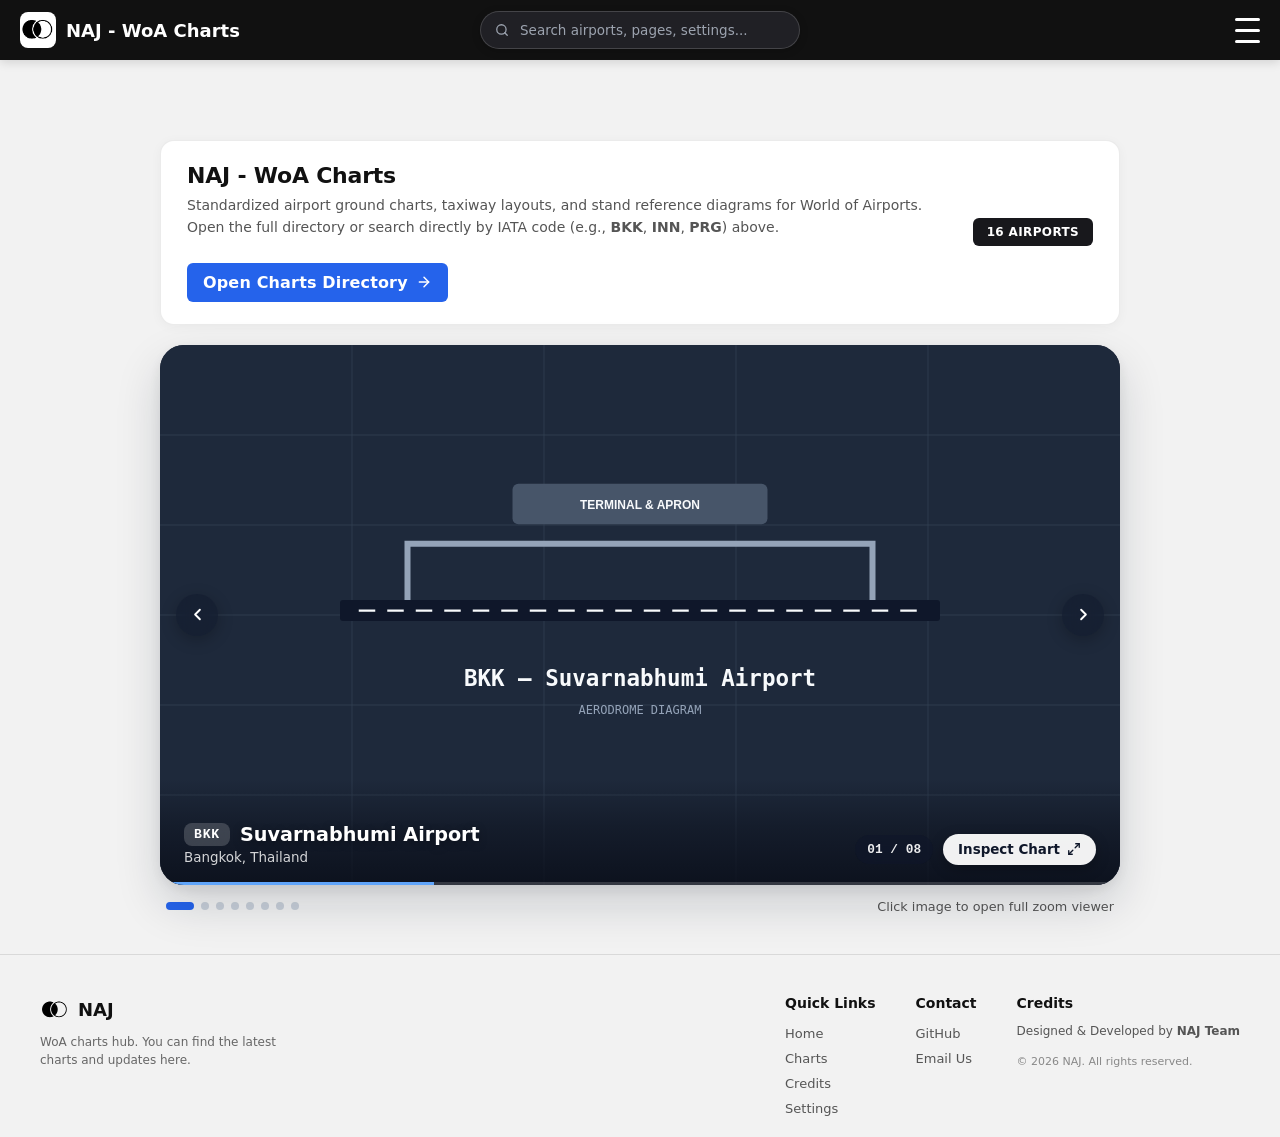
<file: index.html>
<!DOCTYPE html>
<html lang="en">
<head>
    <meta charset="UTF-8">
    <meta name="viewport" content="width=device-width, initial-scale=1.0">
    <title>Home | NAJ - WoA</title>
    <link rel="icon" type="image/png" href="web-data/picture/Logoicon1.png">
    <script>
        if (localStorage.getItem("app_theme") === "dark") {
            document.documentElement.classList.add("dark-mode");
        }
    </script>
    <link rel="stylesheet" href="style.css">
    <style>
        /* ==========================================
           HOME PAGE — BORDERLESS FULL-BLEED PREVIEW
           ========================================== */
        .home-banner-actions {
            display: flex;
            flex-wrap: wrap;
            align-items: center;
            gap: 12px;
            margin-top: 16px;
        }

        .home-banner-actions .primary-btn {
            display: inline-flex;
            align-items: center;
            gap: 8px;
            text-decoration: none;
            font-weight: 600;
            letter-spacing: 0.01em;
        }

        /* พื้นที่แสดงภาพแบบโดดๆ ไม่มีเส้นกรอบล้อมรอบ */
        .preview-stage {
            width: 100%;
            display: flex;
            flex-direction: column;
            gap: 14px;
        }

        .chart-carousel-box {
            position: relative;
            width: 100%;
            aspect-ratio: 16 / 9;
            border-radius: 24px;
            overflow: hidden;
            border: none;
            background: #0f172a;
            box-shadow: 0 20px 46px rgba(15, 23, 42, 0.16), 0 4px 14px rgba(15, 23, 42, 0.08);
            user-select: none;
            transform: translateZ(0);
        }

        .dark-mode .chart-carousel-box {
            box-shadow: 0 24px 54px rgba(0, 0, 0, 0.48), 0 6px 18px rgba(0, 0, 0, 0.3);
        }

        .chart-carousel-track {
            display: flex;
            width: 100%;
            height: 100%;
            transition: transform 0.48s cubic-bezier(0.25, 1, 0.5, 1);
        }

        .no-animations .chart-carousel-track {
            transition: none;
        }

        .chart-carousel-slide {
            min-width: 100%;
            height: 100%;
            padding: 0;
            margin: 0;
            position: relative;
            cursor: pointer;
        }

        .chart-carousel-slide img {
            width: 100%;
            height: 100%;
            object-fit: cover;
            object-position: center;
            display: block;
            pointer-events: none;
            transition: transform 0.5s ease;
        }

        .chart-carousel-box:hover .chart-carousel-slide img {
            transform: scale(1.015);
        }

        .no-animations .chart-carousel-slide img {
            transition: none;
        }

        /* ไล่เฉดมืดบางๆ เฉพาะขอบล่างของภาพเพื่อให้ข้อความและปุ่มอ่านง่ายโดยไม่มีกรอบ */
        .preview-overlay-bar {
            position: absolute;
            left: 0;
            right: 0;
            bottom: 0;
            padding: 44px 24px 20px;
            background: linear-gradient(to top, rgba(9, 13, 24, 0.84) 0%, rgba(9, 13, 24, 0.45) 55%, rgba(9, 13, 24, 0) 100%);
            display: flex;
            justify-content: space-between;
            align-items: flex-end;
            gap: 16px;
            flex-wrap: wrap;
            z-index: 4;
            pointer-events: none;
        }

        .preview-overlay-info {
            display: flex;
            flex-direction: column;
            gap: 4px;
            color: #ffffff;
        }

        .preview-overlay-title-row {
            display: flex;
            align-items: center;
            gap: 10px;
            flex-wrap: wrap;
        }

        .preview-overlay-iata {
            font-family: ui-monospace, SFMono-Regular, Menlo, Monaco, Consolas, monospace;
            font-size: 0.82rem;
            font-weight: 700;
            letter-spacing: 0.06em;
            padding: 4px 10px;
            border-radius: 8px;
            background: rgba(255, 255, 255, 0.18);
            backdrop-filter: blur(10px);
            color: #ffffff;
        }

        .preview-overlay-name {
            margin: 0;
            font-size: 1.2rem;
            font-weight: 700;
            color: #ffffff;
            text-shadow: 0 2px 8px rgba(0, 0, 0, 0.35);
        }

        .preview-overlay-sub {
            font-size: 0.84rem;
            color: rgba(255, 255, 255, 0.82);
        }

        .preview-overlay-actions {
            display: flex;
            align-items: center;
            gap: 10px;
            pointer-events: auto;
        }

        .preview-overlay-counter {
            font-family: ui-monospace, SFMono-Regular, Menlo, Monaco, Consolas, monospace;
            font-size: 0.8rem;
            font-weight: 600;
            padding: 7px 12px;
            border-radius: 999px;
            background: rgba(15, 23, 42, 0.55);
            backdrop-filter: blur(10px);
            color: rgba(255, 255, 255, 0.92);
        }

        .preview-overlay-btn {
            display: inline-flex;
            align-items: center;
            gap: 7px;
            padding: 8px 15px;
            border-radius: 999px;
            background: rgba(255, 255, 255, 0.94);
            color: #0f172a;
            font-size: 0.84rem;
            font-weight: 700;
            text-decoration: none;
            box-shadow: 0 4px 14px rgba(0, 0, 0, 0.25);
            transition: transform 0.2s ease, background-color 0.2s ease;
        }

        .preview-overlay-btn:hover {
            background: #ffffff;
            transform: translateY(-1px);
        }

        /* ปุ่มเลื่อนซ้าย-ขวาแบบไร้เส้นกรอบ */
        .carousel-nav-btn {
            position: absolute;
            top: 50%;
            transform: translateY(-50%);
            width: 42px;
            height: 42px;
            border-radius: 50%;
            border: none;
            background: rgba(15, 23, 42, 0.48);
            backdrop-filter: blur(10px);
            color: #ffffff;
            display: grid;
            place-items: center;
            cursor: pointer;
            z-index: 5;
            box-shadow: 0 4px 16px rgba(0, 0, 0, 0.24);
            transition: transform 0.2s ease, background-color 0.2s ease;
        }

        .carousel-nav-btn:hover {
            background: rgba(15, 23, 42, 0.78);
            transform: translateY(-50%) scale(1.06);
        }

        .carousel-nav-btn.prev {
            left: 16px;
        }

        .carousel-nav-btn.next {
            right: 16px;
        }

        /* เส้น Progress บางๆ ติดขอบล่างสุดของรูป */
        .carousel-progress {
            position: absolute;
            left: 0;
            right: 0;
            bottom: 0;
            height: 3px;
            background: rgba(255, 255, 255, 0.16);
            z-index: 6;
        }

        .carousel-progress-fill {
            height: 100%;
            width: 0%;
            background: #60a5fa;
            transition: width 0.1s linear;
        }

        /* จุดบอกตำแหน่งสไลด์แบบมินิมอลด้านล่างภาพ */
        .carousel-controls-row {
            display: flex;
            justify-content: space-between;
            align-items: center;
            padding: 0 6px;
        }

        .carousel-dots {
            display: flex;
            align-items: center;
            gap: 7px;
        }

        .carousel-dot {
            width: 8px;
            height: 8px;
            border-radius: 999px;
            border: none;
            padding: 0;
            background: rgba(148, 163, 184, 0.45);
            cursor: pointer;
            transition: width 0.25s ease, background-color 0.25s ease;
        }

        .carousel-dot.active {
            width: 28px;
            background: #2563eb;
        }

        .dark-mode .carousel-dot.active {
            background: #60a5fa;
        }

        .preview-caption-hint {
            font-size: 0.8rem;
            opacity: 0.65;
        }

        @media (max-width: 640px) {
            .chart-carousel-box {
                aspect-ratio: 4 / 3;
                border-radius: 18px;
            }
            .preview-overlay-bar {
                padding: 36px 16px 16px;
            }
            .preview-overlay-name {
                font-size: 1.02rem;
            }
            .carousel-nav-btn {
                width: 36px;
                height: 36px;
            }
            .carousel-nav-btn.prev {
                left: 10px;
            }
            .carousel-nav-btn.next {
                right: 10px;
            }
        }
    </style>
</head>
<body>
    <!-- ==========================================
         HEADER & NAVIGATION + CENTERED TOPBAR SEARCH
         ========================================== -->
    <header>
        <div class="topbar">
            <div class="topbar-left">
                <a href="index.html" class="logo">
                    <img src="web-data/picture/Logoicon1.png" alt="Logo">
                    <span id="logoText" class="logo-text">NAJ - WoA Charts</span>
                </a>
            </div>

            <div class="topbar-center">
                <div class="topbar-search" id="topbarSearchBox">
                    <span class="search-icon" aria-hidden="true">
                        <svg width="14" height="14" viewBox="0 0 24 24" fill="none" stroke="currentColor" stroke-width="2.2" stroke-linecap="round" stroke-linejoin="round">
                            <circle cx="11" cy="11" r="8"></circle>
                            <line x1="21" y1="21" x2="16.65" y2="16.65"></line>
                        </svg>
                    </span>
                    <input
                        type="text"
                        id="topbarSearchInput"
                        placeholder="Search airports, pages, settings..."
                        autocomplete="off"
                        aria-label="Search site"
                        aria-expanded="false"
                        aria-controls="searchDropdown"
                    >
                    <button type="button" id="clearSearchBtn" class="clear-search-btn" title="Clear search" aria-label="Clear search">&times;</button>

                    <!-- Dropdown แสดงผลลัพธ์การค้นหา (จัดการโดย search.js) -->
                    <div class="search-dropdown" id="searchDropdown" role="listbox" aria-label="Search suggestions"></div>
                </div>
            </div>

            <div class="topbar-right">
                <div class="menu">
                    <div class="hamburger" id="hamburgerMenu" role="button" tabindex="0" aria-label="Toggle menu" aria-expanded="false">
                        <span class="bar"></span>
                        <span class="bar"></span>
                        <span class="bar"></span>
                    </div>
                </div>
            </div>
        </div>

        <div class="menu-card">
            <h2>Menu</h2>
            <button onclick="navigateTo('charts.html')" style="--menu-index: 1;">WoA Charts</button>
            <button onclick="navigateTo('credits.html')" style="--menu-index: 2;">Credits</button>
            <button onclick="navigateTo('settings.html')" class="settings-btn" title="Settings" aria-label="Settings" style="--menu-index: 3;">
                <svg width="16" height="16" viewBox="0 0 24 24" fill="none" stroke="currentColor" stroke-width="2" stroke-linecap="round" stroke-linejoin="round" aria-hidden="true">
                    <circle cx="12" cy="12" r="3"></circle>
                    <path d="M19.4 15a1.65 1.65 0 0 0 .33 1.82l.06.06a2 2 0 0 1 0 2.83 2 2 0 0 1-2.83 0l-.06-.06a1.65 1.65 0 0 0-1.82-.33 1.65 1.65 0 0 0-1 1.51V21a2 2 0 0 1-2 2 2 2 0 0 1-2-2v-.09A1.65 1.65 0 0 0 9 19.4a1.65 1.65 0 0 0-1.82.33l-.06.06a2 2 0 0 1-2.83 0 2 2 0 0 1 0-2.83l.06-.06a1.65 1.65 0 0 0 .33-1.82 1.65 1.65 0 0 0-1.51-1H3a2 2 0 0 1-2-2 2 2 0 0 1 2-2h.09A1.65 1.65 0 0 0 4.6 9a1.65 1.65 0 0 0-.33-1.82l-.06-.06a2 2 0 0 1 0-2.83 2 2 0 0 1 2.83 0l.06.06a1.65 1.65 0 0 0 1.82.33H9a1.65 1.65 0 0 0 1-1.51V3a2 2 0 0 1 2-2 2 2 0 0 1 2 2v.09a1.65 1.65 0 0 0 1 1.51 1.65 1.65 0 0 0 1.82-.33l.06-.06a2 2 0 0 1 2.83 0 2 2 0 0 1 0 2.83l-.06.06a1.65 1.65 0 0 0-.33 1.82V9a1.65 1.65 0 0 0 1.51 1H21a2 2 0 0 1 2 2 2 2 0 0 1-2 2h-.09a1.65 1.65 0 0 0-1.51 1z"></path>
                </svg>
            </button>
        </div>
    </header>

    <!-- ==========================================
         MAIN CONTENT (INTRO BANNER + BORDERLESS IMAGE PREVIEW)
         ========================================== -->
    <main class="NAJ-container">
        <div class="charts-wrapper">
            <!-- Banner หัวข้อหลัก -->
            <section class="charts-intro-banner reveal-section" style="--stagger-delay: 0ms;">
                <div class="intro-text">
                    <h1>NAJ - WoA Charts</h1>
                    <p>
                        Standardized airport ground charts, taxiway layouts, and stand reference diagrams for World of Airports.
                        Open the full directory or search directly by IATA code (e.g., <strong>BKK</strong>, <strong>INN</strong>, <strong>PRG</strong>) above.
                    </p>
                    <div class="home-banner-actions">
                        <a href="charts.html" class="primary-btn">
                            <span>Open Charts Directory</span>
                            <svg width="16" height="16" viewBox="0 0 24 24" fill="none" stroke="currentColor" stroke-width="2.2" stroke-linecap="round" stroke-linejoin="round" aria-hidden="true">
                                <line x1="5" y1="12" x2="19" y2="12"></line>
                                <polyline points="12 5 19 12 12 19"></polyline>
                            </svg>
                        </a>
                    </div>
                </div>
                <div class="charts-count-badge" id="homeChartsCountBadge">5 Charts</div>
            </section>

            <!-- ภาพ Preview โดดๆ เต็มกรอบโค้งมน ไม่มีเส้นกรอบ -->
            <section class="preview-stage reveal-section" style="--stagger-delay: 85ms;" aria-label="Airport Chart Preview">
                <div class="chart-carousel-box" id="chartCarouselBox">
                    <button type="button" class="carousel-nav-btn prev" id="chartPrevBtn" aria-label="Previous chart">
                        <svg width="19" height="19" viewBox="0 0 24 24" fill="none" stroke="currentColor" stroke-width="2.4" stroke-linecap="round" stroke-linejoin="round">
                            <polyline points="15 18 9 12 15 6"></polyline>
                        </svg>
                    </button>

                    <div class="chart-carousel-track" id="chartCarouselTrack"></div>

                    <button type="button" class="carousel-nav-btn next" id="chartNextBtn" aria-label="Next chart">
                        <svg width="19" height="19" viewBox="0 0 24 24" fill="none" stroke="currentColor" stroke-width="2.4" stroke-linecap="round" stroke-linejoin="round">
                            <polyline points="9 18 15 12 9 6"></polyline>
                        </svg>
                    </button>

                    <!-- ข้อมูลสนามบินซ้อนบนขอบล่างภาพ -->
                    <div class="preview-overlay-bar">
                        <div class="preview-overlay-info">
                            <div class="preview-overlay-title-row">
                                <span class="preview-overlay-iata" id="carouselIataBadge">INN</span>
                                <h2 class="preview-overlay-name" id="carouselAirportName">Innsbruck Airport</h2>
                            </div>
                            <span class="preview-overlay-sub" id="carouselAirportSub">Innsbruck, Austria • RWY 08 / 26</span>
                        </div>

                        <div class="preview-overlay-actions">
                            <span class="preview-overlay-counter" id="carouselCounterPill">01 / 05</span>
                            <a href="viewer.html?iata=INN" id="carouselViewerLink" class="preview-overlay-btn">
                                <span>Inspect Chart</span>
                                <svg width="14" height="14" viewBox="0 0 24 24" fill="none" stroke="currentColor" stroke-width="2.3" stroke-linecap="round" stroke-linejoin="round" aria-hidden="true">
                                    <polyline points="15 3 21 3 21 9"></polyline>
                                    <polyline points="9 21 3 21 3 15"></polyline>
                                    <line x1="21" y1="3" x2="14" y2="10"></line>
                                    <line x1="3" y1="21" x2="10" y2="14"></line>
                                </svg>
                            </a>
                        </div>
                    </div>

                    <div class="carousel-progress">
                        <div class="carousel-progress-fill" id="carouselProgressFill"></div>
                    </div>
                </div>

                <div class="carousel-controls-row">
                    <div class="carousel-dots" id="carouselDots"></div>
                    <span class="preview-caption-hint">Click image to open full zoom viewer</span>
                </div>
            </section>
        </div>
    </main>

    <!-- ==========================================
         FOOTER
         ========================================== -->
    <footer class="site-footer">
        <div class="footer-container">
            <div class="footer-brand">
                <a href="index.html" class="footer-logo">
                    <img src="web-data/picture/Logoicon1.png" alt="Logo">
                    <span>NAJ</span>
                </a>
                <p class="footer-desc">WoA charts hub. You can find the latest charts and updates here.</p>
            </div>

            <div class="footer-links-group">
                <div class="footer-col">
                    <h4>Quick Links</h4>
                    <ul>
                        <li><a href="index.html">Home</a></li>
                        <li><a href="charts.html">Charts</a></li>
                        <li><a href="credits.html">Credits</a></li>
                        <li><a href="settings.html">Settings</a></li>
                    </ul>
                </div>

                <div class="footer-col">
                    <h4>Contact</h4>
                    <ul>
                        <li><a href="https://github.com/NAJ-NuerAnnJim" target="_blank">GitHub</a></li>
                        <li><a href="mailto:thiraphat.yt.ac@gmail.com">Email Us</a></li>
                    </ul>
                </div>

                <div class="footer-col">
                    <h4>Credits</h4>
                    <p>Designed &amp; Developed by <strong>NAJ Team</strong></p>
                    <p class="copyright">&copy; 2026 NAJ. All rights reserved.</p>
                </div>
            </div>
        </div>
    </footer>

    <script src="script.js"></script>
    <script src="context-menu.js"></script>
    <script src="search.js"></script>
    <script>
        // ข้อมูลสนามบินตัวอย่าง (ใช้เป็น Fallback เมื่อเปิดไฟล์โดยไม่ได้รันผ่าน Web Server)
        const defaultFeaturedCharts = [
            {
                iata: "INN",
                name: "Innsbruck Airport",
                location: "Innsbruck, Austria",
                rwy: "RWY 08 / 26",
                file: "https://res.cloudinary.com/r7rd0eyy/image/upload/v1795116016/INN.png"
            },
            {
                iata: "BRI",
                name: "Bari Karol Wojtyła Airport",
                location: "Bari, Italy",
                rwy: "RWY 07 / 25",
                file: "https://res.cloudinary.com/r7rd0eyy/image/upload/v1795116016/BRI.png"
            },
            {
                iata: "PRG",
                name: "Václav Havel Airport Prague",
                location: "Prague, Czech Republic",
                rwy: "RWY 06/24 • 12/30",
                file: "https://res.cloudinary.com/r7rd0eyy/image/upload/v1795116016/PRG.png"
            },
            {
                iata: "IAD",
                name: "Washington Dulles Intl",
                location: "Dulles, Virginia, USA",
                rwy: "RWY 01L/19R • 01C/19C • 01R/19L • 12/30",
                file: "https://res.cloudinary.com/r7rd0eyy/image/upload/v1795116016/IAD.png"
            },
            {
                iata: "BKK",
                name: "Suvarnabhumi Airport",
                location: "Bangkok, Thailand",
                rwy: "RWY 01L/19R • 01R/19L • 02R/20L",
                file: "https://res.cloudinary.com/r7rd0eyy/image/upload/v1795116016/BKK.png"
            }
        ];

        // ภาพจำลองเต็มกรอบ (ทำงานเฉพาะกรณีที่ยังไม่พบไฟล์รูปจริงตาม path)
        function buildFallbackSvg(chart) {
            const svg = `
                <svg xmlns="http://www.w3.org/2000/svg" width="1280" height="720" viewBox="0 0 1280 720">
                    <rect width="1280" height="720" fill="#1e293b"/>
                    <g stroke="#334155" stroke-width="1">
                        <line x1="0" y1="120" x2="1280" y2="120"/><line x1="0" y1="240" x2="1280" y2="240"/>
                        <line x1="0" y1="360" x2="1280" y2="360"/><line x1="0" y1="480" x2="1280" y2="480"/>
                        <line x1="0" y1="600" x2="1280" y2="600"/>
                        <line x1="256" y1="0" x2="256" y2="720"/><line x1="512" y1="0" x2="512" y2="720"/>
                        <line x1="768" y1="0" x2="768" y2="720"/><line x1="1024" y1="0" x2="1024" y2="720"/>
                    </g>
                    <rect x="240" y="340" width="800" height="28" rx="4" fill="#0f172a"/>
                    <line x1="265" y1="354" x2="1015" y2="354" stroke="#f8fafc" stroke-width="3" stroke-dasharray="22 16"/>
                    <path d="M 330 340 L 330 265 L 950 265 L 950 340" fill="none" stroke="#94a3b8" stroke-width="8"/>
                    <rect x="470" y="185" width="340" height="54" rx="8" fill="#475569"/>
                    <text x="640" y="218" text-anchor="middle" font-family="sans-serif" font-size="16" font-weight="bold" fill="#f8fafc">TERMINAL &amp; APRON</text>
                    <text x="640" y="455" text-anchor="middle" font-family="monospace" font-size="30" font-weight="bold" fill="#f8fafc">${chart.iata} — ${chart.name}</text>
                    <text x="640" y="492" text-anchor="middle" font-family="monospace" font-size="16" fill="#94a3b8">${chart.rwy || "AERODROME DIAGRAM"}</text>
                </svg>`;
            return "data:image/svg+xml;charset=UTF-8," + encodeURIComponent(svg);
        }

        document.addEventListener("DOMContentLoaded", async () => {
            // 1. ซิงค์ธีมและแอนิเมชันจากหน้า Settings
            const isDark = (localStorage.getItem("app_theme") || "light") === "dark";
            const isAnim = localStorage.getItem("setting_enableAnimation") !== "false";

            document.documentElement.classList.toggle("dark-mode", isDark);
            document.body.classList.toggle("dark-mode", isDark);
            document.body.classList.toggle("no-animations", !isAnim);

            const revealSections = document.querySelectorAll(".reveal-section");
            requestAnimationFrame(() => {
                setTimeout(() => {
                    revealSections.forEach((sec) => sec.classList.add("is-revealed"));
                }, 90);
            });

            // 2. แปลงข้อมูลสนามบินให้รองรับทั้ง "file" เดี่ยว และ "charts" หลายแบบ
            function normalizeAirportCharts(airport) {
                if (Array.isArray(airport.charts) && airport.charts.length > 0) {
                    return airport.charts
                        .filter((c) => c && c.file)
                        .map((c, idx) => ({
                            name: (c.name || `Taxi Layout ${idx + 1}`).trim(),
                            file: String(c.file).trim()
                        }));
                }
                if (airport.file) {
                    return [{
                        name: (airport.chartName || "Airport Chart").trim(),
                        file: String(airport.file).trim()
                    }];
                }
                return [];
            }

            // โหลดข้อมูลจาก charts-data.json หากมีในโปรเจกต์
            let allAirports = [];
            let loadedFromJson = false;
            try {
                const res = await fetch("charts-data.json");
                if (res.ok) {
                    const parsed = await res.json();
                    if (Array.isArray(parsed) && parsed.length > 0) {
                        allAirports = parsed.map((a) => ({
                            iata: (a.iata || "").trim().toUpperCase(),
                            name: (a.name || "").trim(),
                            location: (a.location || "").trim(),
                            rwy: a.rwy || "",
                            charts: normalizeAirportCharts(a)
                        }));
                        loadedFromJson = true;
                    }
                }
            } catch (_) {
                // ใช้ข้อมูลสำรองด้านล่างเมื่อเปิดไฟล์แบบ Local
            }

            if (!loadedFromJson) {
                allAirports = defaultFeaturedCharts.map((a) => ({
                    iata: a.iata,
                    name: a.name,
                    location: a.location,
                    rwy: a.rwy,
                    charts: [{ name: "Airport Chart", file: a.file }]
                }));
            }

            const countBadge = document.getElementById("homeChartsCountBadge");
            if (countBadge) {
                countBadge.textContent = loadedFromJson
                    ? `${allAirports.length} Airports`
                    : `${allAirports.length} Charts`;
            }

            // ==========================================
            // 3. ระบบสไลด์ภาพเต็มกรอบโค้งมน (Borderless Full-Bleed Preview)
            // ==========================================
            const carouselSlidesData = allAirports.slice(0, 8).map((a) => ({
                iata: a.iata,
                name: a.name,
                location: a.location,
                rwy: a.rwy,
                chartCount: a.charts.length,
                image: a.charts[0] ? a.charts[0].file : `web-data/charts/${a.iata}.png`
            }));

            const carouselBox = document.getElementById("chartCarouselBox");
            const track = document.getElementById("chartCarouselTrack");
            const prevBtn = document.getElementById("chartPrevBtn");
            const nextBtn = document.getElementById("chartNextBtn");
            const dotsContainer = document.getElementById("carouselDots");
            const progressFill = document.getElementById("carouselProgressFill");
            const iataBadgeEl = document.getElementById("carouselIataBadge");
            const airportNameEl = document.getElementById("carouselAirportName");
            const airportSubEl = document.getElementById("carouselAirportSub");
            const counterPillEl = document.getElementById("carouselCounterPill");
            const viewerLinkEl = document.getElementById("carouselViewerLink");

            const AUTO_SLIDE_MS = 4500;
            let currentIndex = 0;
            let isPaused = false;
            let elapsed = 0;
            let lastTime = null;

            carouselSlidesData.forEach((chart, idx) => {
                const slide = document.createElement("div");
                slide.className = "chart-carousel-slide";
                slide.title = `Open ${chart.iata} — ${chart.name}`;

                const img = document.createElement("img");
                img.src = chart.image;
                img.alt = `${chart.iata} - ${chart.name}`;
                img.onerror = () => {
                    img.onerror = null;
                    img.src = buildFallbackSvg(chart);
                };

                slide.addEventListener("click", (e) => {
                    if (e.target.closest(".preview-overlay-actions")) return;
                    const href = `viewer.html?iata=${encodeURIComponent(chart.iata)}`;
                    if (typeof navigateTo === "function") {
                        navigateTo(href);
                    } else {
                        window.location.href = href;
                    }
                });

                slide.appendChild(img);
                track.appendChild(slide);

                const dot = document.createElement("button");
                dot.type = "button";
                dot.className = "carousel-dot" + (idx === 0 ? " active" : "");
                dot.setAttribute("aria-label", `Show ${chart.iata} chart`);
                dot.addEventListener("click", () => goToSlide(idx));
                dotsContainer.appendChild(dot);
            });

            const dots = Array.from(dotsContainer.querySelectorAll(".carousel-dot"));

            function padTwo(num) {
                return String(num).padStart(2, "0");
            }

            function updateCarousel() {
                track.style.transform = `translateX(-${currentIndex * 100}%)`;
                dots.forEach((dot, idx) => dot.classList.toggle("active", idx === currentIndex));
                const current = carouselSlidesData[currentIndex];
                if (current) {
                    iataBadgeEl.textContent = current.iata;
                    airportNameEl.textContent = current.name;

                    const subParts = [];
                    if (current.location) subParts.push(current.location);
                    if (current.rwy) subParts.push(current.rwy);
                    if (current.chartCount > 1) subParts.push(`${current.chartCount} Taxi Layouts`);
                    airportSubEl.textContent = subParts.join(" • ");

                    counterPillEl.textContent = `${padTwo(currentIndex + 1)} / ${padTwo(carouselSlidesData.length)}`;
                    viewerLinkEl.href = `viewer.html?iata=${encodeURIComponent(current.iata)}`;
                }
            }

            function goToSlide(index) {
                currentIndex = (index + carouselSlidesData.length) % carouselSlidesData.length;
                elapsed = 0;
                progressFill.style.width = "0%";
                updateCarousel();
            }

            function nextSlide() {
                goToSlide(currentIndex + 1);
            }

            function prevSlide() {
                goToSlide(currentIndex - 1);
            }

            prevBtn.addEventListener("click", (e) => {
                e.stopPropagation();
                prevSlide();
            });
            nextBtn.addEventListener("click", (e) => {
                e.stopPropagation();
                nextSlide();
            });

            document.addEventListener("keydown", (e) => {
                const activeEl = document.activeElement;
                if (activeEl && (activeEl.tagName === "INPUT" || activeEl.tagName === "TEXTAREA" || activeEl.isContentEditable)) return;
                if (e.key === "ArrowLeft") prevSlide();
                if (e.key === "ArrowRight") nextSlide();
            });

            carouselBox.addEventListener("mouseenter", () => { isPaused = true; });
            carouselBox.addEventListener("mouseleave", () => {
                isPaused = false;
                lastTime = performance.now();
            });

            let touchStartX = 0;
            carouselBox.addEventListener("touchstart", (e) => {
                touchStartX = e.changedTouches[0].screenX;
                isPaused = true;
            }, { passive: true });

            carouselBox.addEventListener("touchend", (e) => {
                const diff = touchStartX - e.changedTouches[0].screenX;
                if (Math.abs(diff) > 40) {
                    diff > 0 ? nextSlide() : prevSlide();
                }
                isPaused = false;
                lastTime = performance.now();
            }, { passive: true });

            function tickAutoSlide(now) {
                if (!lastTime) lastTime = now;
                const dt = now - lastTime;
                lastTime = now;

                if (!isPaused && !document.hidden) {
                    elapsed += dt;
                    const pct = Math.min((elapsed / AUTO_SLIDE_MS) * 100, 100);
                    progressFill.style.width = `${pct}%`;
                    if (elapsed >= AUTO_SLIDE_MS) nextSlide();
                }
                requestAnimationFrame(tickAutoSlide);
            }

            updateCarousel();
            requestAnimationFrame(tickAutoSlide);
        });
    </script>
</body>
</html>
</file>
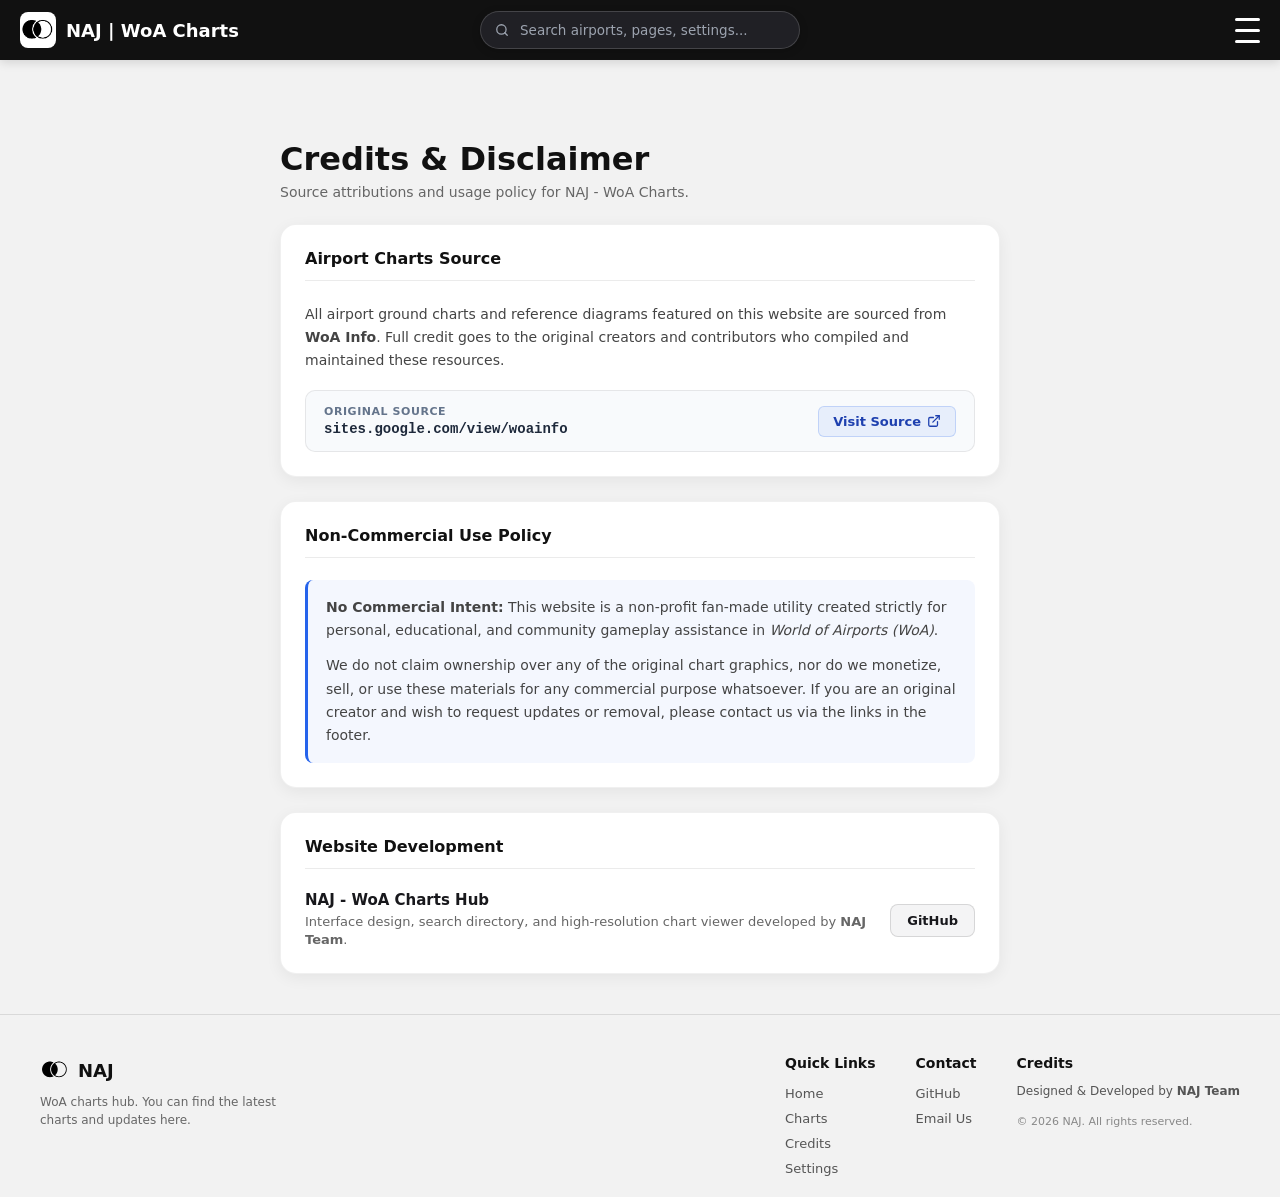
<file: credits.html>
<!DOCTYPE html>
<html lang="en">
<head>
    <meta charset="UTF-8">
    <meta name="viewport" content="width=device-width, initial-scale=1.0">
    <title>Credits | NAJ - WoA</title>
    <link rel="icon" type="image/png" href="web-data/picture/Logoicon1.png">
    <script>
        if (localStorage.getItem("app_theme") === "dark") {
            document.documentElement.classList.add("dark-mode");
        }
    </script>
    <link rel="stylesheet" href="style.css">
</head>
<body>
    <!-- ==========================================
         HEADER & NAVIGATION
         ========================================== -->
    <header>
        <div class="topbar">
            <div class="topbar-left">
                <a href="index.html" class="logo">
                    <img src="web-data/picture/Logoicon1.png" alt="Logo">
                    <span id="logoText" class="logo-text">NAJ | WoA Charts</span>
                </a>
            </div>

            <div class="topbar-center"></div>

            <div class="topbar-right">
                <div class="menu">
                    <div class="hamburger" id="hamburgerMenu" role="button" tabindex="0" aria-label="Toggle menu" aria-expanded="false">
                        <span class="bar"></span>
                        <span class="bar"></span>
                        <span class="bar"></span>
                    </div>
                </div>
            </div>
        </div>

        <div class="menu-card">
            <h2>Menu</h2>
            <button onclick="navigateTo('index.html')" style="--menu-index: 0;">WoA Charts</button>
            <button onclick="navigateTo('credits.html')" style="--menu-index: 1;">Credits</button>
            <button onclick="navigateTo('settings.html')" class="settings-btn" title="Settings" aria-label="Settings" style="--menu-index: 2;">
                <svg width="16" height="16" viewBox="0 0 24 24" fill="none" stroke="currentColor" stroke-width="2" stroke-linecap="round" stroke-linejoin="round" aria-hidden="true">
                    <circle cx="12" cy="12" r="3"></circle>
                    <path d="M19.4 15a1.65 1.65 0 0 0 .33 1.82l.06.06a2 2 0 0 1 0 2.83 2 2 0 0 1-2.83 0l-.06-.06a1.65 1.65 0 0 0-1.82-.33 1.65 1.65 0 0 0-1 1.51V21a2 2 0 0 1-2 2 2 2 0 0 1-2-2v-.09A1.65 1.65 0 0 0 9 19.4a1.65 1.65 0 0 0-1.82.33l-.06.06a2 2 0 0 1-2.83 0 2 2 0 0 1 0-2.83l.06-.06a1.65 1.65 0 0 0 .33-1.82 1.65 1.65 0 0 0-1.51-1H3a2 2 0 0 1-2-2 2 2 0 0 1 2-2h.09A1.65 1.65 0 0 0 4.6 9a1.65 1.65 0 0 0-.33-1.82l-.06-.06a2 2 0 0 1 0-2.83 2 2 0 0 1 2.83 0l.06.06a1.65 1.65 0 0 0 1.82.33H9a1.65 1.65 0 0 0 1-1.51V3a2 2 0 0 1 2-2 2 2 0 0 1 2 2v.09a1.65 1.65 0 0 0 1 1.51 1.65 1.65 0 0 0 1.82-.33l.06-.06a2 2 0 0 1 2.83 0 2 2 0 0 1 0 2.83l-.06.06a1.65 1.65 0 0 0-.33 1.82V9a1.65 1.65 0 0 0 1.51 1H21a2 2 0 0 1 2 2 2 2 0 0 1-2 2h-.09a1.65 1.65 0 0 0-1.51 1z"></path>
                </svg>
            </button>
        </div>
    </header>

    <!-- ==========================================
         MAIN CONTENT (CREDITS & DISCLAIMER)
         ========================================== -->
    <main class="NAJ-container">
        <div class="settings-wrapper">
            <div class="settings-header reveal-section" style="--stagger-delay: 0ms;">
                <h1>Credits &amp; Disclaimer</h1>
                <p>Source attributions and usage policy for NAJ - WoA Charts.</p>
            </div>

            <!-- Section 1: Airport Charts Source -->
            <section class="settings-card reveal-section" style="--stagger-delay: 75ms;">
                <h2 class="settings-section-title">Airport Charts Source</h2>
                <p class="credits-body-text">
                    All airport ground charts and reference diagrams featured on this website are sourced from <strong>WoA Info</strong>. Full credit goes to the original creators and contributors who compiled and maintained these resources.
                </p>

                <a href="https://sites.google.com/view/woainfo" target="_blank" rel="noopener noreferrer" class="credits-source-box">
                    <div class="credits-source-info">
                        <span class="credits-source-label">Original Source</span>
                        <span class="credits-source-url">sites.google.com/view/woainfo</span>
                    </div>
                    <span class="zoom-pill">
                        <span>Visit Source</span>
                        <svg width="14" height="14" viewBox="0 0 24 24" fill="none" stroke="currentColor" stroke-width="2.2" stroke-linecap="round" stroke-linejoin="round" aria-hidden="true">
                            <path d="M18 13v6a2 2 0 0 1-2 2H5a2 2 0 0 1-2-2V8a2 2 0 0 1 2-2h6"></path>
                            <polyline points="15 3 21 3 21 9"></polyline>
                            <line x1="10" y1="14" x2="21" y2="3"></line>
                        </svg>
                    </span>
                </a>
            </section>

            <!-- Section 2: Non-Commercial Disclaimer -->
            <section class="settings-card reveal-section" style="--stagger-delay: 150ms;">
                <h2 class="settings-section-title">Non-Commercial Use Policy</h2>
                <div class="credits-notice-box">
                    <p class="credits-body-text">
                        <strong>No Commercial Intent:</strong> This website is a non-profit fan-made utility created strictly for personal, educational, and community gameplay assistance in <em>World of Airports (WoA)</em>.
                    </p>
                    <p class="credits-body-text">
                        We do not claim ownership over any of the original chart graphics, nor do we monetize, sell, or use these materials for any commercial purpose whatsoever. If you are an original creator and wish to request updates or removal, please contact us via the links in the footer.
                    </p>
                </div>
            </section>

            <!-- Section 3: Website Development -->
            <section class="settings-card reveal-section" style="--stagger-delay: 225ms;">
                <h2 class="settings-section-title">Website Development</h2>
                <div class="setting-item">
                    <div class="setting-info">
                        <span class="setting-title">NAJ - WoA Charts Hub</span>
                        <span class="setting-desc">Interface design, search directory, and high-resolution chart viewer developed by <strong>NAJ Team</strong>.</span>
                    </div>
                    <a href="https://github.com/NAJ-NuerAnnJim" target="_blank" rel="noopener noreferrer" class="credits-github-btn">GitHub</a>
                </div>
            </section>
        </div>
    </main>

    <!-- ==========================================
         FOOTER
         ========================================== -->
    <footer class="site-footer">
        <div class="footer-container">
            <div class="footer-brand">
                <a href="index.html" class="footer-logo">
                    <img src="web-data/picture/Logoicon1.png" alt="Logo">
                    <span>NAJ</span>
                </a>
                <p class="footer-desc">WoA charts hub. You can find the latest charts and updates here.</p>
            </div>

            <div class="footer-links-group">
                <div class="footer-col">
                    <h4>Quick Links</h4>
                    <ul>
                        <li><a href="index.html">Home</a></li>
                        <li><a href="charts.html">Charts</a></li>
                        <li><a href="credits.html">Credits</a></li>
                        <li><a href="settings.html">Settings</a></li>
                    </ul>
                </div>

                <div class="footer-col">
                    <h4>Contact</h4>
                    <ul>
                        <li><a href="https://github.com/NAJ-NuerAnnJim" target="_blank">GitHub</a></li>
                        <li><a href="mailto:thiraphat.yt.ac@gmail.com">Email Us</a></li>
                    </ul>
                </div>

                <div class="footer-col">
                    <h4>Credits</h4>
                    <p>Designed &amp; Developed by <strong>NAJ Team</strong></p>
                    <p class="copyright">&copy; 2026 NAJ. All rights reserved.</p>
                </div>
            </div>
        </div>
    </footer>

    <script src="script.js"></script>
    <script src="context-menu.js"></script>
    <script src="search.js"></script>
    <script>
        document.addEventListener("DOMContentLoaded", () => {
            const isDark = (localStorage.getItem("app_theme") || "light") === "dark";
            const isAnim = localStorage.getItem("setting_enableAnimation") !== "false";

            document.documentElement.classList.toggle("dark-mode", isDark);
            document.body.classList.toggle("dark-mode", isDark);
            document.body.classList.toggle("no-animations", !isAnim);

            const revealSections = document.querySelectorAll(".reveal-section");
            requestAnimationFrame(() => {
                setTimeout(() => {
                    revealSections.forEach((sec) => sec.classList.add("is-revealed"));
                }, 85);
            });
        });
    </script>
</body>
</html>
</file>
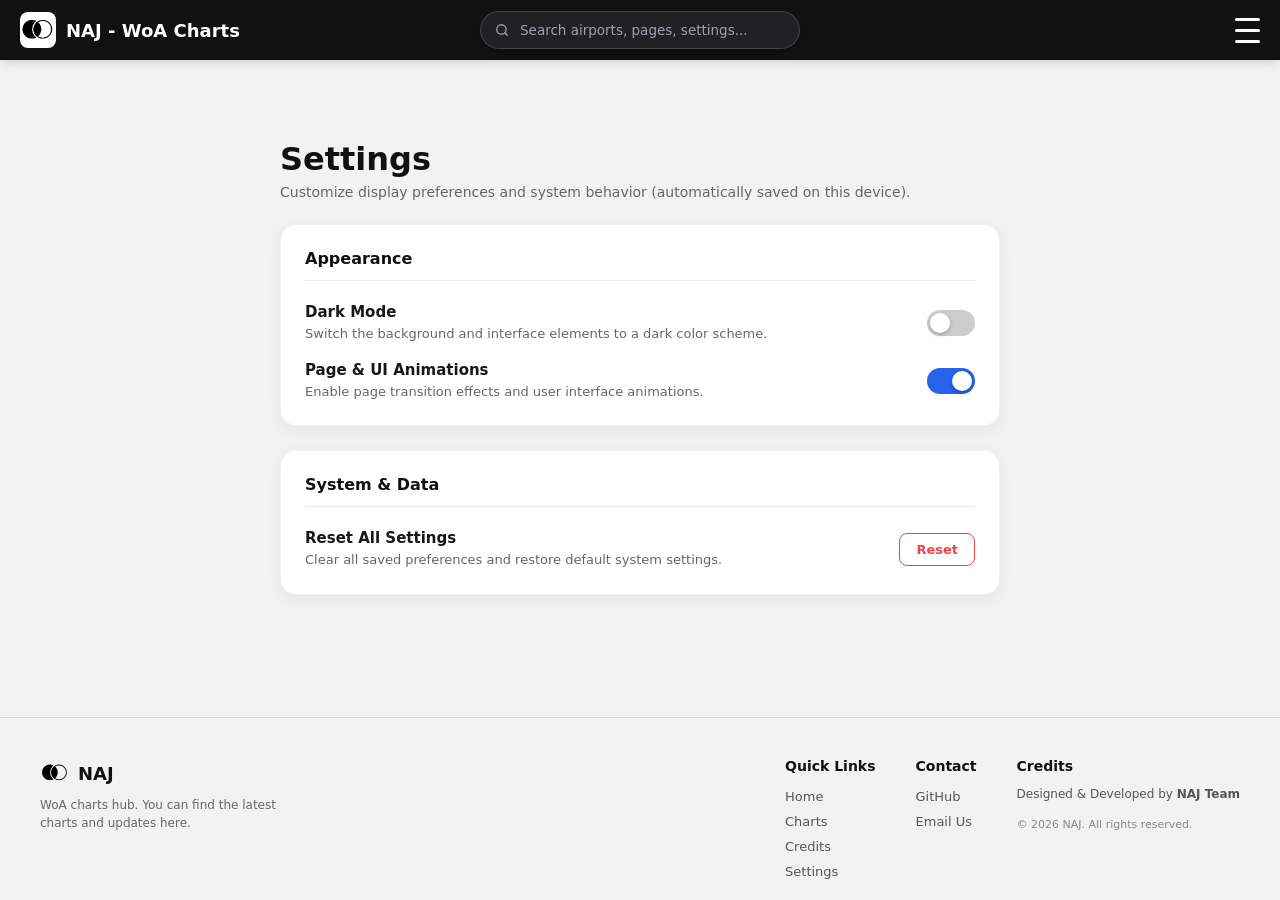
<file: settings.html>
<!DOCTYPE html>
<html lang="en">
<head>
    <meta charset="UTF-8">
    <meta name="viewport" content="width=device-width, initial-scale=1.0">
    <title>Settings | NAJ - WoA</title>
    <link rel="icon" type="image/png" href="web-data/picture/Logoicon1.png">
    <script>
        if (localStorage.getItem("app_theme") === "dark") {
            document.documentElement.classList.add("dark-mode");
        }
    </script>
    <link rel="stylesheet" href="style.css">
</head>
<body>
    <!-- ==========================================
         HEADER & NAVIGATION
         ========================================== -->
    <header>
        <div class="topbar">
            <div class="topbar-left">
                <a href="index.html" class="logo">
                    <img src="web-data/picture/Logoicon1.png" alt="Logo">
                    <span id="logoText" class="logo-text">NAJ - WoA Charts</span>
                </a>
            </div>

            <div class="topbar-center"></div>

            <div class="topbar-right">
                <div class="menu">
                    <div class="hamburger" id="hamburgerMenu" role="button" tabindex="0" aria-label="Toggle menu" aria-expanded="false">
                        <span class="bar"></span>
                        <span class="bar"></span>
                        <span class="bar"></span>
                    </div>
                </div>
            </div>
        </div>

        <div class="menu-card">
            <h2>Menu</h2>
            <button onclick="navigateTo('index.html')" style="--menu-index: 0;">WoA Charts</button>
            <button onclick="navigateTo('credits.html')" style="--menu-index: 1;">Credits</button>
            <button onclick="navigateTo('settings.html')" class="settings-btn" title="Settings" aria-label="Settings" style="--menu-index: 2;">
                <svg width="16" height="16" viewBox="0 0 24 24" fill="none" stroke="currentColor" stroke-width="2" stroke-linecap="round" stroke-linejoin="round" aria-hidden="true">
                    <circle cx="12" cy="12" r="3"></circle>
                    <path d="M19.4 15a1.65 1.65 0 0 0 .33 1.82l.06.06a2 2 0 0 1 0 2.83 2 2 0 0 1-2.83 0l-.06-.06a1.65 1.65 0 0 0-1.82-.33 1.65 1.65 0 0 0-1 1.51V21a2 2 0 0 1-2 2 2 2 0 0 1-2-2v-.09A1.65 1.65 0 0 0 9 19.4a1.65 1.65 0 0 0-1.82.33l-.06.06a2 2 0 0 1-2.83 0 2 2 0 0 1 0-2.83l.06-.06a1.65 1.65 0 0 0 .33-1.82 1.65 1.65 0 0 0-1.51-1H3a2 2 0 0 1-2-2 2 2 0 0 1 2-2h.09A1.65 1.65 0 0 0 4.6 9a1.65 1.65 0 0 0-.33-1.82l-.06-.06a2 2 0 0 1 0-2.83 2 2 0 0 1 2.83 0l.06.06a1.65 1.65 0 0 0 1.82.33H9a1.65 1.65 0 0 0 1-1.51V3a2 2 0 0 1 2-2 2 2 0 0 1 2 2v.09a1.65 1.65 0 0 0 1 1.51 1.65 1.65 0 0 0 1.82-.33l.06-.06a2 2 0 0 1 2.83 0 2 2 0 0 1 0 2.83l-.06.06a1.65 1.65 0 0 0-.33 1.82V9a1.65 1.65 0 0 0 1.51 1H21a2 2 0 0 1 2 2 2 2 0 0 1-2 2h-.09a1.65 1.65 0 0 0-1.51 1z"></path>
                </svg>
            </button>
        </div>
    </header>

    <!-- ==========================================
        MAIN CONTENT (SETTINGS)
        ========================================== -->
    <main class="NAJ-container">
        <div class="settings-wrapper">
            <div class="settings-header reveal-section" style="--stagger-delay: 0ms;">
                <h1>Settings</h1>
                <p>Customize display preferences and system behavior (automatically saved on this device).</p>
            </div>

            <!-- Section 1: Appearance -->
            <section class="settings-card reveal-section" style="--stagger-delay: 75ms;">
                <h2 class="settings-section-title">Appearance</h2>

                <div class="setting-item">
                    <div class="setting-info">
                        <span class="setting-title">Dark Mode</span>
                        <span class="setting-desc">Switch the background and interface elements to a dark color scheme.</span>
                    </div>
                    <label class="toggle-switch">
                        <input type="checkbox" id="toggleDarkMode">
                        <span class="slider"></span>
                    </label>
                </div>

                <div class="setting-item">
                    <div class="setting-info">
                        <span class="setting-title">Page &amp; UI Animations</span>
                        <span class="setting-desc">Enable page transition effects and user interface animations.</span>
                    </div>
                    <label class="toggle-switch">
                        <input type="checkbox" id="toggleAnimation" checked>
                        <span class="slider"></span>
                    </label>
                </div>
            </section>

            <!-- Section 2: System & Data -->
            <section class="settings-card reveal-section" style="--stagger-delay: 150ms;">
                <h2 class="settings-section-title">System &amp; Data</h2>

                <div class="setting-item">
                    <div class="setting-info">
                        <span class="setting-title">Reset All Settings</span>
                        <span class="setting-desc">Clear all saved preferences and restore default system settings.</span>
                    </div>
                    <button type="button" id="openResetModalBtn" class="danger-outline-btn">Reset</button>
                </div>
            </section>
        </div>
    </main>

    <!-- ==========================================
        CONFIRM RESET MODAL
        ========================================== -->
    <div id="resetConfirmModal" class="modal">
        <div class="modal-content">
            <span class="close-btn" id="closeResetModal">&times;</span>
            <h2>Reset Settings</h2>
            <p style="color: #a0a0a0; font-size: 14px; line-height: 1.5; margin-top: 12px;">
                Are you sure you want to restore all settings to their system defaults?
            </p>
            <div class="modal-actions">
                <button type="button" id="cancelResetBtn" class="secondary-btn">Cancel</button>
                <button type="button" id="confirmResetBtn" class="delete-btn danger-fill-btn">Confirm Reset</button>
            </div>
        </div>
    </div>

    <!-- แถบแจ้งเตือนสถานะมุมขวาล่าง -->
    <div id="settingsToast" class="settings-toast">Saved</div>

    <!-- ==========================================
         FOOTER
         ========================================== -->
    <footer class="site-footer">
        <div class="footer-container">
            <div class="footer-brand">
                <a href="index.html" class="footer-logo">
                    <img src="web-data/picture/Logoicon1.png" alt="Logo">
                    <span>NAJ</span>
                </a>
                <p class="footer-desc">WoA charts hub. You can find the latest charts and updates here.</p>
            </div>

            <div class="footer-links-group">
                <div class="footer-col">
                    <h4>Quick Links</h4>
                    <ul>
                        <li><a href="index.html">Home</a></li>
                        <li><a href="charts.html">Charts</a></li>
                        <li><a href="credits.html">Credits</a></li>
                        <li><a href="settings.html">Settings</a></li>
                    </ul>
                </div>

                <div class="footer-col">
                    <h4>Contact</h4>
                    <ul>
                        <li><a href="https://github.com/NAJ-NuerAnnJim" target="_blank">GitHub</a></li>
                        <li><a href="mailto:thiraphat.yt.ac@gmail.com">Email Us</a></li>
                    </ul>
                </div>

                <div class="footer-col">
                    <h4>Credits</h4>
                    <p>Designed &amp; Developed by <strong>NAJ Team</strong></p>
                    <p class="copyright">&copy; 2026 NAJ. All rights reserved.</p>
                </div>
            </div>
        </div>
    </footer>

    <script src="script.js"></script>
    <script src="context-menu.js"></script>
    <script src="search.js"></script>
    <script>
        document.addEventListener("DOMContentLoaded", () => {
            const toggleDarkMode = document.getElementById("toggleDarkMode");
            const toggleAnimation = document.getElementById("toggleAnimation");
            const toast = document.getElementById("settingsToast");
            const revealSections = document.querySelectorAll(".reveal-section");

            let toastTimeout;
            const showToast = (message = "Settings saved") => {
                toast.textContent = message;
                toast.classList.add("show");
                clearTimeout(toastTimeout);
                toastTimeout = setTimeout(() => {
                    toast.classList.remove("show");
                }, 1800);
            };

            // 1. ซิงค์สถานะปุ่ม Toggle จาก localStorage
            const syncUIWithStorage = () => {
                const isDark = (localStorage.getItem("app_theme") || "light") === "dark";
                const isAnim = localStorage.getItem("setting_enableAnimation") !== "false";

                toggleDarkMode.checked = isDark;
                toggleAnimation.checked = isAnim;

                document.documentElement.classList.toggle("dark-mode", isDark);
                document.body.classList.toggle("dark-mode", isDark);
                document.body.classList.toggle("no-animations", !isAnim);
            };

            syncUIWithStorage();

            // เปิดตัวแต่ละส่วนอย่างนุ่มนวลแบบ Staggered Delay
            requestAnimationFrame(() => {
                setTimeout(() => {
                    revealSections.forEach((sec) => sec.classList.add("is-revealed"));
                }, 85);
            });

            // 2. Event Listeners สำหรับสวิตช์แต่ละตัว
            toggleDarkMode.addEventListener("change", (e) => {
                const theme = e.target.checked ? "dark" : "light";
                localStorage.setItem("app_theme", theme);
                document.documentElement.classList.toggle("dark-mode", e.target.checked);
                document.body.classList.toggle("dark-mode", e.target.checked);
                showToast(e.target.checked ? "Dark Mode enabled" : "Light Mode enabled");
            });

            toggleAnimation.addEventListener("change", (e) => {
                localStorage.setItem("setting_enableAnimation", e.target.checked ? "true" : "false");
                document.body.classList.toggle("no-animations", !e.target.checked);
                showToast(e.target.checked ? "Animations enabled" : "Animations disabled");
            });

            // 3. จัดการ Modal คืนค่าเริ่มต้น (Reset)
            const resetModal = document.getElementById("resetConfirmModal");
            const openResetModalBtn = document.getElementById("openResetModalBtn");
            const closeResetModal = document.getElementById("closeResetModal");
            const cancelResetBtn = document.getElementById("cancelResetBtn");
            const confirmResetBtn = document.getElementById("confirmResetBtn");

            openResetModalBtn.addEventListener("click", () => openModal(resetModal));
            closeResetModal.addEventListener("click", () => closeModal(resetModal));
            cancelResetBtn.addEventListener("click", () => closeModal(resetModal));

            confirmResetBtn.addEventListener("click", () => {
                localStorage.removeItem("app_theme");
                localStorage.removeItem("setting_enableAnimation");
                localStorage.removeItem("setting_autoScrollTop");
                syncUIWithStorage();
                closeModal(resetModal);
                showToast("All settings restored to default");
            });

            window.addEventListener("click", (e) => {
                if (e.target === resetModal) closeModal(resetModal);
            });
        });
    </script>
</body>
</html>
</file>
<file: style.css>
/* ==========================================
   GLOBAL & RESET SETTINGS
   ========================================== */
:root {
    color-scheme: light;
    --ease-smooth: cubic-bezier(0.22, 1, 0.36, 1);
    --ease-soft-spring: cubic-bezier(0.34, 1.36, 0.64, 1);
}

* {
    box-sizing: border-box;
    font-family: system-ui, -apple-system, BlinkMacSystemFont, 'Segoe UI', Roboto, sans-serif;
    forced-color-adjust: none;
}

html {
    scroll-behavior: smooth;
}

html, body {
    margin: 0;
    padding: 0;
    min-height: 100vh;
    background-color: #f2f2f2 !important;
    color: #000 !important;

    -ms-overflow-style: none;
    scrollbar-width: none;
}

html::-webkit-scrollbar,
body::-webkit-scrollbar {
    display: none;
}

body {
    display: flex;
    flex-direction: column;
}

body.no-scroll {
    overflow: hidden !important;
}

body.no-animations,
body.no-animations *,
body.no-animations *::before,
body.no-animations *::after {
    animation-duration: 0.01ms !important;
    animation-delay: 0ms !important;
    animation-iteration-count: 1 !important;
    transition-duration: 0.01ms !important;
    transition-delay: 0ms !important;
}

header {
    position: sticky;
    top: 0;
    z-index: 1000;
}

/* ==========================================
   TOPBAR & NAVIGATION (CENTERED SEARCH)
   ========================================== */
.topbar {
    width: 100%;
    height: 60px;
    background: #111;
    display: grid;
    grid-template-columns: 1fr auto 1fr;
    align-items: center;
    gap: 12px;
    padding: 0 20px;
    box-shadow: 0 2px 10px rgba(0, 0, 0, 0.14);
}

.topbar-left {
    justify-self: start;
    display: flex;
    align-items: center;
    min-width: 0;
    animation: topbarElementIn 0.45s var(--ease-smooth) 0.02s both;
}

.topbar-center {
    justify-self: center;
    display: flex;
    align-items: center;
    justify-content: center;
    min-width: 0;
    animation: topbarElementIn 0.45s var(--ease-smooth) 0.08s both;
}

.topbar-right {
    justify-self: end;
    display: flex;
    align-items: center;
    gap: 16px;
    animation: topbarElementIn 0.45s var(--ease-smooth) 0.14s both;
}

@keyframes topbarElementIn {
    from {
        opacity: 0;
        transform: translateY(-6px);
    }
    to {
        opacity: 1;
        transform: translateY(0);
    }
}

.logo {
    display: flex;
    align-items: center;
    text-decoration: none;
    color: white;
    min-width: 0;
}

.logo img {
    height: 36px;
    background: white;
    border-radius: 8px;
    flex-shrink: 0;
    transition: transform 0.35s var(--ease-smooth);
}

.logo:hover img {
    transform: scale(1.04);
}

.logo span {
    color: white;
    font-size: 18px;
    font-weight: bold;
    margin-left: 10px;
    white-space: nowrap;
    overflow: hidden;
    text-overflow: ellipsis;
}

.logo-text {
    transition: opacity 0.18s var(--ease-smooth), transform 0.25s var(--ease-smooth);
}

.topbar-actions {
    display: flex;
    align-items: center;
    gap: 16px;
    flex-shrink: 0;
}

/* Centered Search Bar */
.topbar-search {
    position: relative;
    display: flex;
    align-items: center;
    background-color: #202025;
    border: 1px solid rgba(255, 255, 255, 0.16);
    border-radius: 22px;
    padding: 0 14px;
    height: 38px;
    width: 320px;
    box-shadow: 0 2px 8px rgba(0, 0, 0, 0.2);
    transition:
        width 0.38s var(--ease-smooth),
        border-color 0.3s var(--ease-smooth),
        background-color 0.3s var(--ease-smooth),
        box-shadow 0.35s var(--ease-smooth),
        opacity 0.28s var(--ease-smooth),
        transform 0.32s var(--ease-smooth);
}

.topbar-search:hover {
    border-color: rgba(255, 255, 255, 0.3);
    background-color: #26262c;
}

.topbar-search:focus-within {
    width: 390px;
    border-color: #3b82f6;
    background-color: #2a2a31;
    box-shadow: 0 0 0 3px rgba(59, 130, 246, 0.22), 0 6px 18px rgba(0, 0, 0, 0.28);
}

.topbar-search .search-icon {
    display: inline-flex;
    align-items: center;
    justify-content: center;
    color: #9ca3af;
    margin-right: 9px;
    flex-shrink: 0;
    user-select: none;
    transition: color 0.25s var(--ease-smooth), transform 0.3s var(--ease-smooth);
}

.topbar-search:focus-within .search-icon {
    color: #60a5fa;
    transform: scale(1.06);
}

.topbar-search input {
    width: 100%;
    background: transparent;
    border: none;
    outline: none;
    color: #ffffff;
    font-size: 13.5px;
}

.topbar-search input::placeholder {
    color: #9ca3af;
    transition: color 0.25s ease;
}

.topbar-search:focus-within input::placeholder {
    color: #b4bcc8;
}

.clear-search-btn {
    display: inline-flex;
    align-items: center;
    justify-content: center;
    background: transparent;
    border: none;
    color: #9ca3af;
    font-size: 18px;
    line-height: 1;
    cursor: pointer;
    padding: 0 3px;
    margin-left: 4px;
    opacity: 0;
    transform: scale(0.7);
    pointer-events: none;
    transition:
        opacity 0.24s var(--ease-smooth),
        transform 0.26s var(--ease-smooth),
        color 0.2s ease;
}

.clear-search-btn.visible {
    opacity: 1;
    transform: scale(1);
    pointer-events: auto;
}

.clear-search-btn:hover {
    color: #ffffff;
    transform: scale(1.12);
}

.topbar-search.menu-opened {
    opacity: 0;
    transform: translateY(-4px) scale(0.96);
    pointer-events: none;
}

@media (max-width: 820px) {
    .topbar-search {
        width: 240px;
    }
    .topbar-search:focus-within {
        width: 280px;
    }
    .logo span {
        font-size: 16px;
    }
}

@media (max-width: 640px) {
    .topbar {
        padding: 0 14px;
        gap: 8px;
    }
    .topbar-actions {
        gap: 12px;
    }
    .topbar-search {
        width: 195px;
        height: 36px;
        padding: 0 11px;
    }
    .topbar-search:focus-within {
        width: 215px;
    }
    .logo span {
        font-size: 14px;
        margin-left: 8px;
        max-width: 92px;
    }
}

@media (max-width: 440px) {
    .logo span {
        display: none;
    }
    .topbar-search {
        width: 205px;
    }
    .topbar-search:focus-within {
        width: 225px;
    }
}

/* Hamburger Icon */
#hamburgerMenu,
.hamburger {
    display: flex;
    flex-direction: column;
    cursor: pointer;
    position: relative;
    z-index: 9999;
}

.hamburger .bar {
    height: 3px;
    width: 25px;
    background: white;
    margin: 4px 0;
    border-radius: 2px;
    transition: transform 0.36s var(--ease-smooth), opacity 0.28s var(--ease-smooth);
}

#hamburgerMenu.active .bar:nth-child(1) {
    transform: translateY(11px) rotate(45deg);
}

#hamburgerMenu.active .bar:nth-child(2) {
    opacity: 0;
    transform: scaleX(0.4);
}

#hamburgerMenu.active .bar:nth-child(3) {
    transform: translateY(-11px) rotate(-45deg);
}

/* Menu Card Container */
.menu-card {
    display: flex;
    flex-direction: row;
    align-items: center;
    gap: 10px;
    padding: 0 10px;

    position: absolute;
    top: 10px;
    right: 60px;
    height: 40px;
    width: max-content;
    max-width: min(65vw, calc(100vw - 110px));
    min-width: 0;

    background: transparent;
    color: #ffffff;

    overflow-x: auto;
    overflow-y: hidden;
    white-space: nowrap;

    transform: translateX(18px);
    opacity: 0;
    visibility: hidden;
    pointer-events: none;

    transition:
        transform 0.38s var(--ease-smooth),
        opacity 0.32s var(--ease-smooth),
        visibility 0.32s ease;

    z-index: 1001;

    -ms-overflow-style: none;
    scrollbar-width: none;
}

.menu-card.visible {
    opacity: 1;
    visibility: visible;
    pointer-events: auto;
    transform: translateX(0);
    transition-delay: 0.06s;
}

.menu-card > * {
    flex-shrink: 0;
}

.menu-card::-webkit-scrollbar {
    display: none;
}

.menu-card h2 {
    display: none;
}

.menu-card button {
    flex-shrink: 0;
    padding: 8px 16px;
    font-size: 14px;
    font-weight: 500;
    color: #ffffff;
    background: transparent;
    border: 1px solid rgba(255, 255, 255, 0.4);
    border-radius: 20px;
    cursor: pointer;
    opacity: 0;
    transform: translateX(12px);
    transition:
        opacity 0.32s var(--ease-smooth),
        transform 0.36s var(--ease-smooth),
        background-color 0.22s ease,
        border-color 0.22s ease;
}

.menu-card.visible button {
    opacity: 1;
    transform: translateX(0);
    transition-delay: calc(0.08s + var(--menu-index, 0) * 0.055s);
}

.menu-card button.settings-btn {
    display: inline-flex;
    align-items: center;
    justify-content: center;
    width: 34px;
    height: 34px;
    padding: 0;
}

.menu-card button:hover {
    background-color: rgba(255, 255, 255, 0.2);
    border-color: #ffffff;
}

/* Dropdown Submenu */
.dropdown-container {
    position: relative;
    display: inline-block;
    flex-shrink: 0;
}

#friendsSubmenu {
    display: flex;
    flex-direction: column;
    box-sizing: border-box;
    background-color: #1a1a1a;
    border-radius: 8px;
    padding: 8px 0;
    box-shadow: 0px 8px 20px rgba(0, 0, 0, 0.4);

    opacity: 0;
    visibility: hidden;
    transform: translateY(-10px) scale(0.95);
    transform-origin: top center;
    transition: 
        opacity 0.4s cubic-bezier(0.16, 1, 0.3, 1),
        transform 0.4s cubic-bezier(0.16, 1, 0.3, 1),
        visibility 0.4s ease;

    pointer-events: none; 
}

#friendsSubmenu.show {
    opacity: 1;
    visibility: visible;
    transform: translateY(0) scale(1);
    pointer-events: auto;
}

.submenu {
    display: none;
    position: absolute;
    top: calc(100% + 8px);
    left: 0;
    width: 100%;
    min-width: 0;
    box-sizing: border-box;

    background: #1e1e1e;
    box-shadow: 0 10px 20px rgba(0, 0, 0, 0.5);
    border-radius: 8px;
    border: 1px solid #333;

    z-index: 99999;

    flex-direction: column;
    padding: 6px;
    gap: 4px;

    opacity: 0;
    visibility: hidden;
    pointer-events: none;
    transform: translateY(-6px);
    transition: opacity 0.25s var(--ease-smooth), transform 0.25s var(--ease-smooth), visibility 0.25s ease;
}

.submenu button {
    width: 100%;
    text-align: left;
    background: transparent;
    border: none;
    color: #ffffff;
    padding: 8px 12px;
    border-radius: 4px;
    cursor: pointer;
    font-size: 14px;
    white-space: nowrap;
}

.submenu button:hover {
    background: rgba(255, 255, 255, 0.2);
    color: #ffffff;
}

.submenu.show {
    display: flex !important;
    opacity: 1;
    visibility: visible;
    pointer-events: auto;
    transform: translateY(0);
}

#adminCmdBtn {
    border-color: rgba(239, 68, 68, 0.6);
    color: #f87171;
}

#adminCmdBtn:hover {
    background-color: rgba(239, 68, 68, 0.2);
    border-color: #ef4444;
    color: #ffffff;
}

/* ==========================================
   SEARCH DROPDOWN & HIGHLIGHT STYLES
   ========================================== */
.search-dropdown {
    --dropdown-shift-x: 0px;
    position: absolute;
    top: calc(100% + 10px);
    left: 50%;
    width: 420px;
    max-width: calc(100vw - 24px);
    max-height: 370px;
    overflow-y: auto;
    background-color: #ffffff;
    border: 1px solid rgba(0, 0, 0, 0.09);
    border-radius: 14px;
    box-shadow: 0 14px 36px rgba(0, 0, 0, 0.15);
    padding: 6px;
    display: flex;
    flex-direction: column;
    gap: 2px;
    z-index: 1200;

    opacity: 0;
    visibility: hidden;
    pointer-events: none;
    transform-origin: top center;
    transform: translateX(calc(-50% + var(--dropdown-shift-x))) translateY(-8px) scale(0.97);
    transition:
        opacity 0.28s var(--ease-smooth),
        transform 0.34s var(--ease-smooth),
        visibility 0.28s ease;
}

.search-dropdown.open {
    opacity: 1;
    visibility: visible;
    pointer-events: auto;
    transform: translateX(calc(-50% + var(--dropdown-shift-x))) translateY(0) scale(1);
}

.search-dropdown-header {
    display: flex;
    justify-content: space-between;
    align-items: center;
    padding: 6px 10px 4px;
    font-size: 11px;
    font-weight: 600;
    color: #64748b;
    letter-spacing: 0.02em;
}

.search-dropdown-hint {
    font-weight: 400;
    opacity: 0.85;
}

.search-dropdown-item {
    display: flex;
    align-items: center;
    justify-content: space-between;
    gap: 10px;
    padding: 9px 10px;
    border-radius: 9px;
    text-decoration: none;
    color: inherit;
    opacity: 0;
    animation: dropdownItemCascade 0.32s var(--ease-smooth) forwards;
    animation-delay: calc(var(--drop-index, 0) * 32ms);
    transition:
        background-color 0.2s var(--ease-smooth),
        transform 0.24s var(--ease-smooth);
}

@keyframes dropdownItemCascade {
    from {
        opacity: 0;
        transform: translateY(6px);
    }
    to {
        opacity: 1;
        transform: translateY(0);
    }
}

.search-dropdown-item:hover,
.search-dropdown-item.is-active {
    background-color: rgba(37, 99, 235, 0.09);
    transform: translateX(3px);
}

.dropdown-item-left {
    display: flex;
    align-items: center;
    gap: 10px;
    min-width: 0;
    flex: 1;
}

.dropdown-iata-tag {
    flex-shrink: 0;
    min-width: 44px;
    text-align: center;
    padding: 3px 7px;
    font-family: ui-monospace, SFMono-Regular, Menlo, Monaco, Consolas, monospace;
    font-size: 12px;
    font-weight: 700;
    letter-spacing: 0.04em;
    color: #1d4ed8;
    background-color: rgba(37, 99, 235, 0.1);
    border-radius: 6px;
    transition: background-color 0.2s ease, color 0.2s ease;
}

.dropdown-item-text {
    display: flex;
    flex-direction: column;
    min-width: 0;
    gap: 2px;
}

.dropdown-airport-name {
    font-size: 13.5px;
    font-weight: 600;
    color: #18181c;
    white-space: nowrap;
    overflow: hidden;
    text-overflow: ellipsis;
}

.dropdown-airport-location {
    font-size: 12px;
    color: #64748b;
    white-space: nowrap;
    overflow: hidden;
    text-overflow: ellipsis;
}

.dropdown-match-badge {
    flex-shrink: 0;
    font-size: 10.5px;
    font-weight: 600;
    padding: 2px 7px;
    border-radius: 999px;
    color: #b45309;
    background-color: rgba(245, 158, 11, 0.14);
}

.search-dropdown-empty {
    padding: 18px 12px;
    text-align: center;
    font-size: 13px;
    color: #64748b;
    animation: dropdownItemCascade 0.3s var(--ease-smooth) forwards;
}

mark.search-highlight {
    background-color: rgba(37, 99, 235, 0.18);
    color: #1d4ed8;
    font-weight: 700;
    padding: 0 2px;
    border-radius: 3px;
}

@media (max-width: 640px) {
    .search-dropdown {
        width: calc(100vw - 24px);
    }
    .search-dropdown-hint {
        display: none;
    }
}

/* ==========================================
   MAIN CONTENT CONTAINER
   ========================================== */
.NAJ-container {
    display: flex;
    justify-content: center;
    align-items: flex-start;
    min-height: auto;
    margin-top: 60px;
    padding: 20px 20px 40px 20px;
    box-sizing: border-box;
}

/* ==========================================
   ANIMATION FOR PAGE TRANSITIONS
   ========================================== */
body {
    opacity: 0;
    transition: opacity 0.38s var(--ease-smooth);
}

body.fade-in {
    opacity: 1;
}

body.fade-out {
    opacity: 0;
}

/* ==========================================
   AIRPORT CHARTS INTRO & LIST (index.html)
   ========================================== */
.charts-wrapper {
    width: 100%;
    max-width: 960px;
    display: flex;
    flex-direction: column;
    gap: 20px;
}

.charts-intro-banner {
    background-color: #ffffff;
    border-radius: 14px;
    padding: 22px 26px;
    border: 1px solid rgba(0, 0, 0, 0.08);
    box-shadow: 0 2px 12px rgba(0, 0, 0, 0.04);
    display: flex;
    justify-content: space-between;
    align-items: center;
    gap: 20px;
    flex-wrap: wrap;
}

.reveal-section {
    opacity: 0;
    transform: translateY(14px);
    transition:
        opacity 0.52s var(--ease-smooth),
        transform 0.52s var(--ease-smooth);
}

.reveal-section.is-revealed {
    opacity: 1;
    transform: translateY(0);
}

.intro-text {
    flex: 1;
    min-width: 260px;
}

.intro-text h1 {
    margin: 0 0 6px 0;
    font-size: 22px;
    font-weight: 700;
    letter-spacing: -0.01em;
    color: #111111;
}

.intro-text p {
    margin: 0;
    font-size: 14px;
    color: #555555;
    line-height: 1.6;
}

.charts-count-badge {
    background-color: #18181c;
    color: #ffffff;
    font-size: 12px;
    font-weight: 700;
    letter-spacing: 0.03em;
    text-transform: uppercase;
    padding: 7px 14px;
    border-radius: 6px;
    white-space: nowrap;
    transition: background-color 0.3s ease, transform 0.3s var(--ease-smooth);
}

.charts-list {
    display: flex;
    flex-direction: column;
    gap: 10px;
}

.chart-list-item {
    --stagger-delay: 0ms;
    width: 100%;
    display: flex;
    align-items: center;
    gap: 18px;
    padding: 12px 18px;
    background-color: #ffffff;
    border: 1px solid rgba(0, 0, 0, 0.08);
    border-radius: 12px;
    box-shadow: 0 2px 8px rgba(0, 0, 0, 0.03);
    cursor: pointer;
    text-align: left;
    text-decoration: none;
    color: inherit;
    content-visibility: auto;
    contain-intrinsic-size: 82px;

    opacity: 0;
    transform: translateY(16px);
    transition:
        opacity 0.48s var(--ease-smooth) var(--stagger-delay),
        transform 0.48s var(--ease-smooth) var(--stagger-delay),
        box-shadow 0.32s var(--ease-smooth),
        border-color 0.28s var(--ease-smooth);
}

.chart-list-item.is-revealed {
    opacity: 1;
    transform: translateY(0);
}

.chart-list-item.is-revealed:hover {
    transform: translateY(-3px);
    box-shadow: 0 10px 24px rgba(0, 0, 0, 0.09);
    border-color: #2563eb;
    transition-delay: 0ms;
}

.chart-thumb-box {
    position: relative;
    width: 84px;
    height: 56px;
    border-radius: 6px;
    overflow: hidden;
    background-color: #18181c;
    border: 1px solid rgba(0, 0, 0, 0.12);
    flex-shrink: 0;
    display: flex;
    align-items: center;
    justify-content: center;
}

.chart-thumb-box img,
.chart-thumb-box canvas {
    width: 100%;
    height: 100%;
    object-fit: cover;
    display: block;
    transition: transform 0.45s var(--ease-smooth);
}

.chart-list-item:hover .chart-thumb-box img,
.chart-list-item:hover .chart-thumb-box canvas {
    transform: scale(1.06);
}

.chart-item-info {
    flex: 1;
    min-width: 0;
    display: flex;
    flex-direction: column;
    gap: 4px;
}

.chart-item-top {
    display: flex;
    align-items: center;
    gap: 10px;
    flex-wrap: wrap;
}

.chart-iata-tag {
    font-family: ui-monospace, SFMono-Regular, Menlo, Monaco, Consolas, monospace;
    background-color: #1e293b;
    color: #ffffff;
    font-size: 13px;
    font-weight: 700;
    letter-spacing: 0.06em;
    padding: 3px 9px;
    border-radius: 5px;
    flex-shrink: 0;
    transition: background-color 0.28s var(--ease-smooth), transform 0.28s var(--ease-smooth);
}

.chart-list-item:hover .chart-iata-tag {
    background-color: #2563eb;
}

.chart-airport-name {
    margin: 0;
    font-size: 15px;
    font-weight: 700;
    color: #111111;
    white-space: nowrap;
    overflow: hidden;
    text-overflow: ellipsis;
}

.chart-airport-location {
    margin: 0;
    font-size: 13px;
    color: #666666;
}

.chart-item-action {
    flex-shrink: 0;
}

.zoom-pill {
    display: inline-flex;
    align-items: center;
    gap: 6px;
    font-size: 13px;
    font-weight: 600;
    color: #1e40af;
    background-color: rgba(37, 99, 235, 0.08);
    border: 1px solid rgba(37, 99, 235, 0.2);
    padding: 7px 14px;
    border-radius: 6px;
    transition:
        background-color 0.28s var(--ease-smooth),
        color 0.28s var(--ease-smooth),
        border-color 0.28s var(--ease-smooth),
        transform 0.28s var(--ease-smooth);
}

.zoom-pill svg {
    transition: transform 0.28s var(--ease-smooth);
}

.chart-list-item:hover .zoom-pill {
    background-color: #2563eb;
    border-color: #2563eb;
    color: #ffffff;
}

.chart-list-item:not(.has-multiple-charts):hover .zoom-pill svg {
    transform: translate(1.5px, -1.5px);
}

.charts-empty-state {
    display: none;
    background-color: #ffffff;
    border-radius: 14px;
    padding: 40px 20px;
    text-align: center;
    flex-direction: column;
    align-items: center;
    gap: 12px;
    border: 1px solid rgba(0, 0, 0, 0.08);
}

.charts-empty-state.is-visible {
    display: flex;
    animation: dropdownItemCascade 0.36s var(--ease-smooth) forwards;
}

.charts-empty-state p {
    margin: 0;
    font-size: 14px;
    color: #555555;
}

@media (max-width: 600px) {
    .chart-list-item {
        padding: 12px;
        gap: 12px;
    }
    .chart-thumb-box {
        width: 68px;
        height: 48px;
    }
    .chart-item-action {
        display: none;
    }
}

/* ==========================================
   MULTI-TAXI DROPDOWN STYLES (index.html & viewer.html)
   ========================================== */
.chart-list-item.is-dropdown-open {
    position: relative;
    z-index: 60;
    border-color: #2563eb;
    box-shadow: 0 12px 28px rgba(0, 0, 0, 0.12);
    content-visibility: visible;
}

.thumb-multi-badge {
    position: absolute;
    bottom: 4px;
    right: 4px;
    background-color: rgba(17, 24, 39, 0.88);
    color: #ffffff;
    font-size: 10px;
    font-weight: 700;
    line-height: 1;
    padding: 3px 5px;
    border-radius: 4px;
    border: 1px solid rgba(255, 255, 255, 0.18);
    pointer-events: none;
}

.card-taxi-dropdown {
    position: relative;
    display: inline-flex;
    align-items: center;
}

.chart-dropdown-btn {
    cursor: pointer;
    font-family: inherit;
}

.dropdown-chevron {
    transition: transform 0.25s var(--ease-smooth);
}

.chart-list-item.is-dropdown-open .dropdown-chevron,
.viewer-taxi-dropdown.is-open .dropdown-chevron {
    transform: rotate(180deg);
}

.chart-list-item.is-dropdown-open .chart-dropdown-btn {
    background-color: #2563eb;
    border-color: #2563eb;
    color: #ffffff;
}

.card-taxi-menu {
    position: absolute;
    top: calc(100% + 8px);
    right: 0;
    min-width: 245px;
    max-width: 320px;
    background-color: #ffffff;
    border: 1px solid rgba(0, 0, 0, 0.1);
    border-radius: 12px;
    box-shadow: 0 14px 34px rgba(0, 0, 0, 0.16);
    padding: 6px;
    display: flex;
    flex-direction: column;
    gap: 3px;
    z-index: 100;

    opacity: 0;
    visibility: hidden;
    pointer-events: none;
    transform-origin: top right;
    transform: translateY(-6px) scale(0.96);
    transition:
        opacity 0.22s var(--ease-smooth),
        transform 0.24s var(--ease-smooth),
        visibility 0.22s ease;
}

.chart-list-item.is-dropdown-open .card-taxi-menu {
    opacity: 1;
    visibility: visible;
    pointer-events: auto;
    transform: translateY(0) scale(1);
}

.card-taxi-menu-header {
    padding: 5px 10px 6px;
    font-size: 11px;
    font-weight: 700;
    text-transform: uppercase;
    letter-spacing: 0.04em;
    color: #64748b;
    border-bottom: 1px solid rgba(0, 0, 0, 0.06);
    margin-bottom: 2px;
}

.card-taxi-option {
    display: flex;
    align-items: center;
    gap: 9px;
    padding: 8px 10px;
    border-radius: 8px;
    text-decoration: none;
    color: #18181c;
    font-size: 13px;
    font-weight: 500;
    transition: background-color 0.18s ease, color 0.18s ease, transform 0.18s var(--ease-smooth);
}

.card-taxi-option:hover {
    background-color: rgba(37, 99, 235, 0.1);
    color: #1d4ed8;
    transform: translateX(2px);
}

.taxi-option-index {
    width: 20px;
    height: 20px;
    border-radius: 5px;
    background-color: rgba(37, 99, 235, 0.12);
    color: #1d4ed8;
    font-size: 11px;
    font-weight: 700;
    display: inline-flex;
    align-items: center;
    justify-content: center;
    flex-shrink: 0;
}

.taxi-option-label {
    flex: 1;
    min-width: 0;
    white-space: nowrap;
    overflow: hidden;
    text-overflow: ellipsis;
}

.taxi-option-arrow {
    color: #94a3b8;
    display: inline-flex;
    align-items: center;
    flex-shrink: 0;
    transition: transform 0.18s ease, color 0.18s ease;
}

.card-taxi-option:hover .taxi-option-arrow {
    color: #2563eb;
    transform: translateX(2px);
}

.dropdown-taxi-count-badge {
    flex-shrink: 0;
    font-size: 10.5px;
    font-weight: 700;
    padding: 2px 7px;
    border-radius: 999px;
    color: #1d4ed8;
    background-color: rgba(37, 99, 235, 0.12);
}

@media (max-width: 600px) {
    .chart-list-item.has-multiple-charts .chart-item-action {
        display: flex;
    }
    .chart-list-item.has-multiple-charts .chart-dropdown-btn {
        padding: 6px 10px;
        font-size: 12px;
    }
    .card-taxi-menu {
        min-width: 220px;
        max-width: calc(100vw - 44px);
    }
}

/* ==========================================
   FULL-SCREEN ZOOMABLE CHART VIEWER (viewer.html)
   ========================================== */
.chart-viewer-modal {
    position: fixed;
    inset: 0;
    width: 100vw;
    height: 100dvh;
    background-color: rgba(12, 12, 16, 0.97);
    z-index: 10000;
    display: flex;
    flex-direction: column;
    opacity: 0;
    visibility: hidden;
    pointer-events: none;
    transition: opacity 0.25s var(--ease-smooth), visibility 0.25s ease;
}

.chart-viewer-modal.show {
    opacity: 1;
    visibility: visible;
    pointer-events: auto;
}

.viewer-toolbar {
    display: flex;
    justify-content: space-between;
    align-items: center;
    gap: 16px;
    padding: 12px 20px;
    background-color: #16161b;
    border-bottom: 1px solid rgba(255, 255, 255, 0.1);
    color: #ffffff;
    z-index: 20;
    flex-wrap: wrap;
}

.viewer-title-group {
    display: flex;
    align-items: center;
    gap: 12px;
    min-width: 0;
    flex-wrap: wrap;
}

.viewer-iata-badge {
    font-family: ui-monospace, SFMono-Regular, Menlo, Monaco, Consolas, monospace;
    background-color: #2563eb;
    color: #ffffff;
    font-size: 14px;
    font-weight: 700;
    letter-spacing: 0.06em;
    padding: 6px 11px;
    border-radius: 6px;
}

.viewer-name-wrap h2 {
    margin: 0;
    font-size: 15px;
    font-weight: 700;
    color: #ffffff;
}

.viewer-name-wrap span {
    font-size: 12px;
    color: #a1a1aa;
}

/* Viewer Taxi Dropdown */
.viewer-taxi-dropdown {
    position: relative;
    display: inline-flex;
    align-items: center;
    margin-left: 4px;
}

.viewer-taxi-select-btn {
    display: inline-flex;
    align-items: center;
    gap: 8px;
    height: 34px;
    max-width: 250px;
    padding: 0 11px;
    border-radius: 7px;
    background-color: rgba(37, 99, 235, 0.18);
    border: 1px solid rgba(59, 130, 246, 0.45);
    color: #93c5fd;
    font-size: 12.5px;
    font-weight: 600;
    cursor: pointer;
    transition: background-color 0.2s ease, border-color 0.2s ease, color 0.2s ease;
}

.viewer-taxi-select-btn:hover,
.viewer-taxi-dropdown.is-open .viewer-taxi-select-btn {
    background-color: rgba(37, 99, 235, 0.3);
    border-color: #60a5fa;
    color: #ffffff;
}

.viewer-current-taxi-name {
    white-space: nowrap;
    overflow: hidden;
    text-overflow: ellipsis;
}

.viewer-taxi-menu {
    position: absolute;
    top: calc(100% + 8px);
    left: 0;
    min-width: 245px;
    max-width: 320px;
    background-color: #1c1c23;
    border: 1px solid rgba(255, 255, 255, 0.14);
    border-radius: 11px;
    box-shadow: 0 16px 38px rgba(0, 0, 0, 0.6);
    padding: 6px;
    display: flex;
    flex-direction: column;
    gap: 3px;
    z-index: 60;

    opacity: 0;
    visibility: hidden;
    pointer-events: none;
    transform-origin: top left;
    transform: translateY(-6px) scale(0.96);
    transition:
        opacity 0.2s var(--ease-smooth),
        transform 0.22s var(--ease-smooth),
        visibility 0.2s ease;
}

.viewer-taxi-dropdown.is-open .viewer-taxi-menu {
    opacity: 1;
    visibility: visible;
    pointer-events: auto;
    transform: translateY(0) scale(1);
}

.viewer-taxi-menu-header {
    padding: 5px 10px 6px;
    font-size: 11px;
    font-weight: 700;
    text-transform: uppercase;
    letter-spacing: 0.04em;
    color: #94a3b8;
    border-bottom: 1px solid rgba(255, 255, 255, 0.08);
    margin-bottom: 2px;
}

.viewer-taxi-option {
    width: 100%;
    display: flex;
    align-items: center;
    justify-content: space-between;
    gap: 10px;
    padding: 8px 10px;
    border: none;
    border-radius: 7px;
    background: transparent;
    color: #e4e4e7;
    font-family: inherit;
    font-size: 13px;
    font-weight: 500;
    text-align: left;
    cursor: pointer;
    transition: background-color 0.16s ease, color 0.16s ease;
}

.viewer-taxi-option:hover {
    background-color: rgba(255, 255, 255, 0.08);
    color: #ffffff;
}

.viewer-taxi-option.is-selected {
    background-color: rgba(37, 99, 235, 0.24);
    color: #93c5fd;
    font-weight: 600;
}

.viewer-taxi-option-left {
    display: flex;
    align-items: center;
    gap: 8px;
    min-width: 0;
    flex: 1;
}

.viewer-taxi-option-num {
    width: 19px;
    height: 19px;
    border-radius: 5px;
    background-color: rgba(255, 255, 255, 0.1);
    color: #a1a1aa;
    font-size: 11px;
    font-weight: 700;
    display: inline-flex;
    align-items: center;
    justify-content: center;
    flex-shrink: 0;
}

.viewer-taxi-option.is-selected .viewer-taxi-option-num {
    background-color: #2563eb;
    color: #ffffff;
}

.viewer-taxi-option-text {
    white-space: nowrap;
    overflow: hidden;
    text-overflow: ellipsis;
}

.viewer-taxi-option-check {
    display: inline-flex;
    align-items: center;
    color: #60a5fa;
    opacity: 0;
    flex-shrink: 0;
}

.viewer-taxi-option.is-selected .viewer-taxi-option-check {
    opacity: 1;
}

@media (max-width: 640px) {
    .viewer-taxi-dropdown {
        margin-left: 0;
    }
    .viewer-taxi-select-btn {
        max-width: 175px;
        height: 32px;
        padding: 0 9px;
        font-size: 12px;
    }
}

.viewer-controls {
    display: flex;
    align-items: center;
    gap: 8px;
}

.viewer-btn {
    background-color: #27272f;
    color: #ffffff;
    border: 1px solid rgba(255, 255, 255, 0.15);
    border-radius: 6px;
    height: 34px;
    min-width: 34px;
    padding: 0 10px;
    font-size: 17px;
    font-weight: 600;
    cursor: pointer;
    display: flex;
    align-items: center;
    justify-content: center;
    transition: background-color 0.2s ease, border-color 0.2s ease;
}

.viewer-btn:hover {
    background-color: #3a3a45;
    border-color: rgba(255, 255, 255, 0.35);
}

.viewer-btn-text {
    font-size: 12px;
    letter-spacing: 0.02em;
    padding: 0 12px;
}

.viewer-close-btn {
    background-color: rgba(239, 68, 68, 0.16);
    border-color: rgba(239, 68, 68, 0.45);
    color: #f87171;
    font-size: 20px;
    margin-left: 6px;
}

.viewer-close-btn:hover {
    background-color: #ef4444;
    color: #ffffff;
}

.zoom-level-text {
    min-width: 50px;
    text-align: center;
    font-size: 12px;
    font-weight: 700;
    color: #e4e4e7;
    font-variant-numeric: tabular-nums;
}

.viewer-stage {
    flex: 1;
    width: 100%;
    overflow: hidden;
    display: flex;
    align-items: center;
    justify-content: center;
    position: relative;
    cursor: zoom-in;
    user-select: none;
    touch-action: none;
}

.viewer-stage.is-zoomed {
    cursor: grab;
}

.viewer-stage.is-dragging {
    cursor: grabbing;
}

.viewer-stage img {
    max-width: none;
    max-height: none;
    object-fit: contain;
    border-radius: 4px;
    box-shadow: 0 12px 40px rgba(0, 0, 0, 0.65);
    user-select: none;
}

.viewer-hint-bar {
    padding: 8px 16px;
    background-color: #16161b;
    border-top: 1px solid rgba(255, 255, 255, 0.08);
    color: #a1a1aa;
    font-size: 12px;
    display: flex;
    justify-content: center;
    align-items: center;
    gap: 14px;
    flex-wrap: wrap;
}

.rotation-control-group {
    display: inline-flex;
    align-items: center;
    gap: 8px;
    background-color: #202027;
    border: 1px solid rgba(255, 255, 255, 0.12);
    border-radius: 6px;
    padding: 0 8px;
    height: 34px;
}

.rotation-slider {
    width: 95px;
    height: 4px;
    accent-color: #3b82f6;
    background: #3f3f46;
    border-radius: 4px;
    cursor: pointer;
    outline: none;
}

.rotation-deg-btn {
    min-width: 48px;
    height: 24px;
    padding: 0 6px;
    font-size: 12px;
    font-variant-numeric: tabular-nums;
    background-color: #2c2c35;
    border-color: rgba(255, 255, 255, 0.12);
}

@media (max-width: 640px) {
    .rotation-slider {
        width: 68px;
    }
}

/* ==========================================
   GLOBAL POPUP MODAL & ANIMATION
   ========================================== */
.modal {
    display: none;
    position: fixed;
    top: 0;
    bottom: 0;
    left: 0;
    right: 0;
    width: 100%;
    height: 100dvh; 
    background-color: rgba(0, 0, 0, 0.65);
    z-index: 9999; 
    justify-content: center;
    align-items: center;
    overflow: hidden;
    opacity: 0;
    transition: opacity 0.28s var(--ease-smooth);
}

.modal-content {
    background-color: #18181c;
    color: #fff;
    padding: 24px;
    border-radius: 12px;
    width: 90%;
    max-width: 500px;
    position: relative;
    box-shadow: 0 4px 20px rgba(0,0,0,0.5);
    transform: scale(0.9);
    transition: transform 0.3s var(--ease-soft-spring);
}

#gameForm,
#deleteForm,
#noteForm {
    display: flex;
    flex-direction: column;
    gap: 12px;
    margin-top: 16px;
}

.modal-content input[type="text"],
.modal-content input[type="url"],
.modal-content input[type="password"] {
    width: 100%;
    padding: 10px;
    border-radius: 6px;
    border: 1px solid #333;
    background-color: #232328;
    color: #ffffff !important;
    font-size: 14px;
    box-sizing: border-box;
}

.submit-btn,
.delete-btn,
.primary-btn {
    padding: 10px 16px;
    background-color: #2563eb;
    color: white;
    border: none;
    border-radius: 6px;
    font-weight: bold;
    cursor: pointer;
    margin-top: 8px;
    transition: background-color 0.25s ease, transform 0.25s var(--ease-smooth);
}

.submit-btn:hover,
.delete-btn:hover,
.primary-btn:hover {
    background-color: #1d4ed8;
    transform: translateY(-1px);
}

.modal.show {
    display: flex;
    opacity: 1;
}

.modal.show .modal-content {
    transform: scale(1);
}

.modal.closing {
    opacity: 0;
}

.modal.closing .modal-content {
    transform: scale(0.9);
}

.close-btn {
    position: absolute;
    top: 12px; 
    right: 16px;
    font-size: 24px;
    color: #aaa;
    cursor: pointer;
    transition: color 0.2s ease;
}

.close-btn:hover { 
    color: #fff; 
}

/* ==========================================
   CUSTOM PASSWORD VISIBILITY TOGGLE
   ========================================== */
input[type="password"]::-ms-reveal,
input[type="password"]::-ms-clear,
input[type="password"]::-webkit-credentials-auto-fill-button {
    display: none !important;
}

.password-group {
    display: flex;
    align-items: center;
    gap: 8px;
    width: 100%;
}

.password-group input {
    flex: 1;
}

.eye-btn {
    background-color: #232328;
    border: 1px solid #333;
    border-radius: 6px;
    color: #ffffff;
    cursor: pointer;
    padding: 10px 12px;
    font-size: 14px;
    display: flex;
    align-items: center;
    justify-content: center;
    transition: background-color 0.2s, border-color 0.2s;
    height: 41px;
    flex-shrink: 0;
}

.eye-btn:hover {
    background-color: #333338;
    border-color: #555;
}

/* ==========================================
   TRANSPARENT SITE FOOTER
   ========================================== */
.site-footer {
    width: 100%;
    background-color: transparent;
    padding: 40px 20px 20px 20px;
    margin-top: auto;
    border-top: 1px solid rgba(0, 0, 0, 0.1);
    box-sizing: border-box;
}

.footer-container {
    max-width: 1200px;
    margin: 0 auto;
    display: flex;
    justify-content: space-between;
    align-items: flex-start;
    flex-wrap: wrap;
    gap: 30px;
}

.footer-brand {
    display: flex;
    flex-direction: column;
    gap: 8px;
    max-width: 250px;
}

.footer-logo {
    display: flex;
    align-items: center;
    text-decoration: none;
    color: #111;
    font-size: 18px;
    font-weight: 700;
}

.footer-logo img {
    height: 30px;
    margin-right: 8px;
}

.footer-desc {
    margin: 0;
    font-size: 12px;
    color: #666;
    line-height: 1.5;
}

.footer-links-group {
    display: flex;
    gap: 40px;
    flex-wrap: wrap;
}

.footer-col {
    display: flex;
    flex-direction: column;
    gap: 8px;
}

.footer-col h4 {
    margin: 0 0 4px 0;
    font-size: 14px;
    font-weight: 700;
    color: #111;
}

.footer-col ul {
    list-style: none;
    padding: 0;
    margin: 0;
    display: flex;
    flex-direction: column;
    gap: 6px;
}

.footer-col a {
    text-decoration: none;
    font-size: 13px;
    color: #555;
    transition: color 0.22s ease;
}

.footer-col a:hover {
    color: #111;
    text-decoration: underline;
}

.footer-col p {
    margin: 0;
    font-size: 12px;
    color: #555;
    line-height: 1.4;
}

.footer-col .copyright {
    margin-top: 6px;
    font-size: 11px;
    color: #888;
}

@media (max-width: 600px) {
    .footer-container {
        flex-direction: column;
        gap: 24px;
    }
    
    .footer-links-group {
        width: 100%;
        justify-content: space-between;
        gap: 20px;
    }
}

/* ==========================================
   DEDICATED CHART VIEWER PAGE (viewer.html)
   ========================================== */
body.viewer-page-body {
    background-color: #0c0c10 !important;
    overflow: hidden;
}

.chart-viewer-page {
    width: 100vw;
    height: 100dvh;
    background-color: #0c0c10;
    display: flex;
    flex-direction: column;
}

.viewer-back-btn {
    display: inline-flex;
    align-items: center;
    gap: 6px;
    height: 34px;
    padding: 0 12px;
    border-radius: 6px;
    background-color: #27272f;
    border: 1px solid rgba(255, 255, 255, 0.15);
    color: #ffffff;
    font-size: 13px;
    font-weight: 600;
    text-decoration: none;
    transition: background-color 0.2s ease, border-color 0.2s ease;
    flex-shrink: 0;
}

.viewer-back-btn:hover {
    background-color: #3a3a45;
    border-color: rgba(255, 255, 255, 0.35);
}

.viewer-name-wrap h1 {
    margin: 0;
    font-size: 15px;
    font-weight: 700;
    color: #ffffff;
}

.viewer-error-state {
    flex-direction: column;
    align-items: center;
    justify-content: center;
    gap: 12px;
    color: #a1a1aa;
    text-align: center;
    padding: 20px;
}

/* ==========================================
   SETTINGS PAGE STYLES
   ========================================== */
.settings-wrapper {
    width: 100%;
    max-width: 720px;
    display: flex;
    flex-direction: column;
    gap: 24px;
}

.settings-header h1 {
    margin: 0 0 6px 0;
    font-size: 32px;
    font-weight: 800;
    color: #111111;
}

.settings-header p {
    margin: 0;
    font-size: 14px;
    color: #666666;
}

.settings-card {
    background-color: #ffffff;
    border-radius: 16px;
    padding: 24px;
    box-shadow: 0 4px 16px rgba(0, 0, 0, 0.06);
    border: 1px solid rgba(0, 0, 0, 0.06);
    display: flex;
    flex-direction: column;
    gap: 18px;
}

.settings-section-title {
    margin: 0 0 4px 0;
    font-size: 16px;
    font-weight: 700;
    color: #111111;
    padding-bottom: 12px;
    border-bottom: 1px solid rgba(0, 0, 0, 0.08);
}

.setting-item {
    display: flex;
    justify-content: space-between;
    align-items: center;
    gap: 16px;
}

.setting-info {
    display: flex;
    flex-direction: column;
    gap: 4px;
}

.setting-title {
    font-size: 15px;
    font-weight: 600;
    color: #18181c;
}

.setting-desc {
    font-size: 13px;
    color: #666666;
    line-height: 1.4;
}

/* Toggle Switch */
.toggle-switch {
    position: relative;
    display: inline-block;
    width: 48px;
    height: 26px;
    flex-shrink: 0;
}

.toggle-switch input {
    opacity: 0;
    width: 0;
    height: 0;
}

.toggle-switch .slider {
    position: absolute;
    cursor: pointer;
    top: 0;
    left: 0;
    right: 0;
    bottom: 0;
    background-color: #cccccc;
    transition: background-color 0.25s ease;
    border-radius: 26px;
}

.toggle-switch .slider::before {
    position: absolute;
    content: "";
    height: 20px;
    width: 20px;
    left: 3px;
    bottom: 3px;
    background-color: #ffffff;
    transition: transform 0.25s var(--ease-smooth);
    border-radius: 50%;
    box-shadow: 0 2px 4px rgba(0, 0, 0, 0.2);
}

.toggle-switch input:checked + .slider {
    background-color: #2563eb;
}

.toggle-switch input:checked + .slider::before {
    transform: translateX(22px);
}

/* Action Buttons & Modal Actions */
.danger-outline-btn {
    padding: 8px 16px;
    font-size: 13px;
    font-weight: 600;
    color: #ef4444;
    background: transparent;
    border: 1px solid #ef4444;
    border-radius: 8px;
    cursor: pointer;
    flex-shrink: 0;
    transition: all 0.2s ease;
}

.danger-outline-btn:hover {
    background-color: #ef4444;
    color: #ffffff;
}

.modal-actions {
    display: flex;
    justify-content: flex-end;
    gap: 10px;
    margin-top: 20px;
}

.secondary-btn {
    padding: 10px 16px;
    background-color: #2e2e34;
    color: #ffffff;
    border: none;
    border-radius: 6px;
    font-weight: 600;
    cursor: pointer;
    margin-top: 8px;
    transition: background-color 0.2s;
}

.secondary-btn:hover {
    background-color: #3f3f46;
}

.danger-fill-btn {
    background-color: #ef4444 !important;
}

.danger-fill-btn:hover {
    background-color: #dc2626 !important;
}

/* Toast Notification */
.settings-toast {
    position: fixed;
    bottom: 24px;
    right: 24px;
    background-color: #18181c;
    color: #ffffff;
    padding: 10px 18px;
    border-radius: 8px;
    font-size: 13px;
    font-weight: 500;
    box-shadow: 0 6px 20px rgba(0, 0, 0, 0.25);
    opacity: 0;
    transform: translateY(12px);
    pointer-events: none;
    transition: opacity 0.28s var(--ease-smooth), transform 0.28s var(--ease-smooth);
    z-index: 9999;
}

.settings-toast.show {
    opacity: 1;
    transform: translateY(0);
}

/* ==========================================
   DARK MODE SUPPORT (รองรับทั้งเว็บไซต์)
   ========================================== */
html.dark-mode,
html.dark-mode body,
body.dark-mode {
    background-color: #121215 !important;
    color: #f4f4f6 !important;
}

body.dark-mode .settings-header h1,
body.dark-mode .settings-section-title,
body.dark-mode .setting-title,
body.dark-mode .intro-text h1,
body.dark-mode .chart-airport-name,
body.dark-mode .footer-logo,
body.dark-mode .footer-col h4 {
    color: #f4f4f6;
}

body.dark-mode .settings-header p,
body.dark-mode .setting-desc,
body.dark-mode .intro-text p,
body.dark-mode .chart-airport-location,
body.dark-mode .charts-empty-state p,
body.dark-mode .footer-desc,
body.dark-mode .footer-col a,
body.dark-mode .footer-col p {
    color: #a1a1aa;
}

body.dark-mode .footer-col a:hover {
    color: #ffffff;
}

body.dark-mode .settings-card,
body.dark-mode .charts-intro-banner,
body.dark-mode .chart-list-item,
body.dark-mode .charts-empty-state {
    background-color: #1c1c21;
    border-color: rgba(255, 255, 255, 0.08);
    box-shadow: 0 4px 20px rgba(0, 0, 0, 0.35);
}

body.dark-mode .chart-list-item:hover {
    border-color: #3b82f6;
}

body.dark-mode .chart-iata-tag {
    background-color: #27272f;
    border: 1px solid rgba(255, 255, 255, 0.12);
}

body.dark-mode .chart-list-item:hover .chart-iata-tag {
    background-color: #2563eb;
    border-color: #2563eb;
}

body.dark-mode .zoom-pill {
    color: #93c5fd;
    background-color: rgba(59, 130, 246, 0.12);
    border-color: rgba(59, 130, 246, 0.25);
}

body.dark-mode .chart-list-item:hover .zoom-pill {
    background-color: #2563eb;
    border-color: #2563eb;
    color: #ffffff;
}

body.dark-mode .charts-count-badge {
    background-color: #27272f;
    border: 1px solid rgba(255, 255, 255, 0.12);
}

body.dark-mode .settings-section-title {
    border-bottom-color: rgba(255, 255, 255, 0.08);
}

body.dark-mode .site-footer {
    border-top-color: rgba(255, 255, 255, 0.1);
}

body.dark-mode .toggle-switch .slider {
    background-color: #3f3f46;
}

body.dark-mode .settings-toast {
    background-color: #27272a;
    border: 1px solid rgba(255, 255, 255, 0.1);
}

/* Dark Mode สำหรับ Search Dropdown, Card Taxi Dropdown & Highlight */
body.dark-mode .search-dropdown,
body.dark-mode .card-taxi-menu {
    background-color: #1c1c22;
    border-color: rgba(255, 255, 255, 0.12);
    box-shadow: 0 16px 40px rgba(0, 0, 0, 0.55);
}

body.dark-mode .search-dropdown-header,
body.dark-mode .dropdown-airport-location,
body.dark-mode .search-dropdown-empty,
body.dark-mode .card-taxi-menu-header {
    color: #a1a1aa;
}

body.dark-mode .card-taxi-menu-header {
    border-bottom-color: rgba(255, 255, 255, 0.08);
}

body.dark-mode .search-dropdown-item:hover,
body.dark-mode .search-dropdown-item.is-active,
body.dark-mode .card-taxi-option:hover {
    background-color: rgba(59, 130, 246, 0.18);
}

body.dark-mode .dropdown-iata-tag,
body.dark-mode .taxi-option-index,
body.dark-mode .dropdown-taxi-count-badge {
    color: #93c5fd;
    background-color: rgba(59, 130, 246, 0.2);
}

body.dark-mode .dropdown-airport-name,
body.dark-mode .card-taxi-option {
    color: #f4f4f6;
}

body.dark-mode .card-taxi-option:hover {
    color: #93c5fd;
}

body.dark-mode .dropdown-match-badge {
    color: #fbbf24;
    background-color: rgba(245, 158, 11, 0.16);
}

body.dark-mode mark.search-highlight {
    background-color: rgba(59, 130, 246, 0.3);
    color: #93c5fd;
}

/* ==========================================
   CREDITS PAGE STYLES
   ========================================== */
.credits-body-text {
    margin: 0;
    font-size: 14px;
    color: #444444;
    line-height: 1.65;
}

.credits-source-box {
    display: flex;
    justify-content: space-between;
    align-items: center;
    gap: 16px;
    padding: 14px 18px;
    background-color: #f8fafc;
    border: 1px solid rgba(0, 0, 0, 0.08);
    border-radius: 10px;
    text-decoration: none;
    color: inherit;
    transition: border-color 0.25s ease, transform 0.28s var(--ease-smooth), box-shadow 0.28s var(--ease-smooth);
    flex-wrap: wrap;
}

.credits-source-box:hover {
    border-color: #2563eb;
    transform: translateY(-2px);
    box-shadow: 0 6px 16px rgba(37, 99, 235, 0.12);
}

.credits-source-box:hover .zoom-pill {
    background-color: #2563eb;
    border-color: #2563eb;
    color: #ffffff;
}

.credits-source-info {
    display: flex;
    flex-direction: column;
    gap: 3px;
}

.credits-source-label {
    font-size: 11px;
    font-weight: 700;
    text-transform: uppercase;
    letter-spacing: 0.05em;
    color: #64748b;
}

.credits-source-url {
    font-family: ui-monospace, SFMono-Regular, Menlo, Monaco, Consolas, monospace;
    font-size: 14px;
    font-weight: 600;
    color: #1e293b;
}

.credits-notice-box {
    display: flex;
    flex-direction: column;
    gap: 12px;
    padding: 16px 18px;
    background-color: rgba(37, 99, 235, 0.05);
    border-left: 3px solid #2563eb;
    border-radius: 8px;
}

.credits-github-btn {
    padding: 8px 16px;
    font-size: 13px;
    font-weight: 600;
    color: #18181c;
    background-color: #f4f4f5;
    border: 1px solid rgba(0, 0, 0, 0.12);
    border-radius: 8px;
    text-decoration: none;
    flex-shrink: 0;
    transition: background-color 0.2s ease, border-color 0.2s ease;
}

.credits-github-btn:hover {
    background-color: #e4e4e7;
    border-color: rgba(0, 0, 0, 0.25);
}

/* Dark Mode สำหรับหน้า Credits */
body.dark-mode .credits-body-text {
    color: #d4d4d8;
}

body.dark-mode .credits-source-box {
    background-color: #232329;
    border-color: rgba(255, 255, 255, 0.08);
}

body.dark-mode .credits-source-box:hover {
    border-color: #3b82f6;
}

body.dark-mode .credits-source-label {
    color: #a1a1aa;
}

body.dark-mode .credits-source-url {
    color: #f4f4f6;
}

body.dark-mode .credits-notice-box {
    background-color: rgba(59, 130, 246, 0.08);
    border-left-color: #3b82f6;
}

body.dark-mode .credits-github-btn {
    color: #f4f4f6;
    background-color: #27272f;
    border-color: rgba(255, 255, 255, 0.14);
}

body.dark-mode .credits-github-btn:hover {
    background-color: #32323c;
    border-color: rgba(255, 255, 255, 0.28);
}

/* ==========================================
   VIEWER PAGE — LIGHT MODE SUPPORT
   ========================================== */
body.viewer-page-body:not(.dark-mode) {
    background-color: #f2f2f5 !important;
}

body:not(.dark-mode) .chart-viewer-page {
    background-color: #f2f2f5;
}

body:not(.dark-mode) .viewer-toolbar {
    background-color: #ffffff;
    border-bottom: 1px solid rgba(0, 0, 0, 0.08);
    color: #111111;
}

body:not(.dark-mode) .viewer-back-btn,
body:not(.dark-mode) .viewer-btn {
    background-color: #f4f4f6;
    border-color: rgba(0, 0, 0, 0.12);
    color: #18181c;
}

body:not(.dark-mode) .viewer-back-btn:hover,
body:not(.dark-mode) .viewer-btn:hover {
    background-color: #e4e4e7;
    border-color: rgba(0, 0, 0, 0.22);
}

body:not(.dark-mode) .viewer-name-wrap h1,
body:not(.dark-mode) .viewer-name-wrap h2,
body:not(.dark-mode) .zoom-level-text {
    color: #111111;
}

body:not(.dark-mode) .viewer-name-wrap span,
body:not(.dark-mode) .viewer-error-state {
    color: #64748b;
}

body:not(.dark-mode) .rotation-control-group {
    background-color: #f4f4f6;
    border-color: rgba(0, 0, 0, 0.12);
}

body:not(.dark-mode) .rotation-deg-btn {
    background-color: #ffffff;
    border-color: rgba(0, 0, 0, 0.12);
    color: #18181c;
}

body:not(.dark-mode) .viewer-controls > span[aria-hidden="true"] {
    background: rgba(0, 0, 0, 0.14) !important;
}

body:not(.dark-mode) .viewer-taxi-select-btn {
    background-color: rgba(37, 99, 235, 0.09);
    border-color: rgba(37, 99, 235, 0.28);
    color: #1d4ed8;
}

body:not(.dark-mode) .viewer-taxi-select-btn:hover,
body:not(.dark-mode) .viewer-taxi-dropdown.is-open .viewer-taxi-select-btn {
    background-color: #2563eb;
    border-color: #2563eb;
    color: #ffffff;
}

body:not(.dark-mode) .viewer-taxi-menu {
    background-color: #ffffff;
    border-color: rgba(0, 0, 0, 0.1);
    box-shadow: 0 14px 34px rgba(0, 0, 0, 0.15);
}

body:not(.dark-mode) .viewer-taxi-menu-header {
    color: #64748b;
    border-bottom-color: rgba(0, 0, 0, 0.08);
}

body:not(.dark-mode) .viewer-taxi-option {
    color: #18181c;
}

body:not(.dark-mode) .viewer-taxi-option:hover {
    background-color: rgba(37, 99, 235, 0.08);
    color: #1d4ed8;
}

body:not(.dark-mode) .viewer-taxi-option.is-selected {
    background-color: rgba(37, 99, 235, 0.14);
    color: #1d4ed8;
}

body:not(.dark-mode) .viewer-taxi-option-num {
    background-color: rgba(37, 99, 235, 0.12);
    color: #1d4ed8;
}

body:not(.dark-mode) .viewer-taxi-option.is-selected .viewer-taxi-option-num {
    background-color: #2563eb;
    color: #ffffff;
}

body:not(.dark-mode) .viewer-stage img {
    box-shadow: 0 10px 30px rgba(0, 0, 0, 0.16);
}

body:not(.dark-mode) .viewer-hint-bar {
    background-color: #ffffff;
    border-top: 1px solid rgba(0, 0, 0, 0.08);
    color: #64748b;
}
</file>
